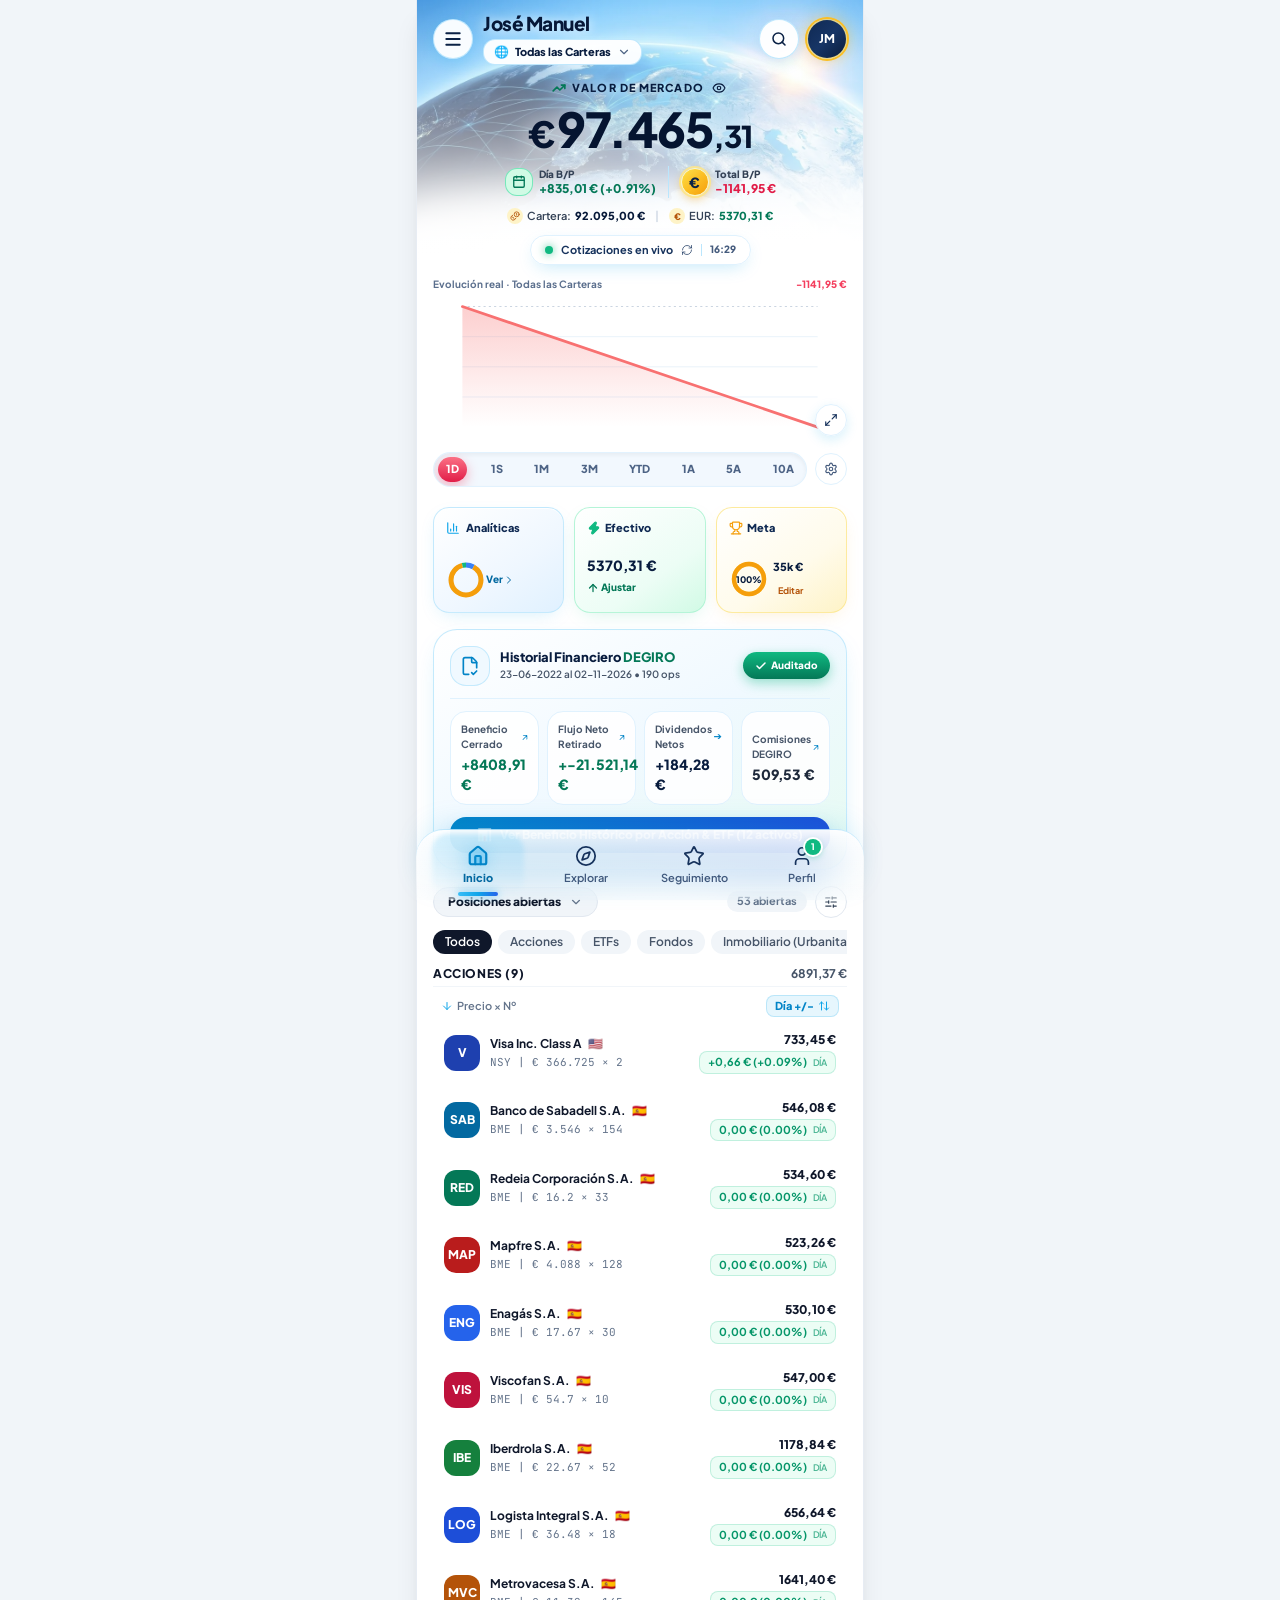
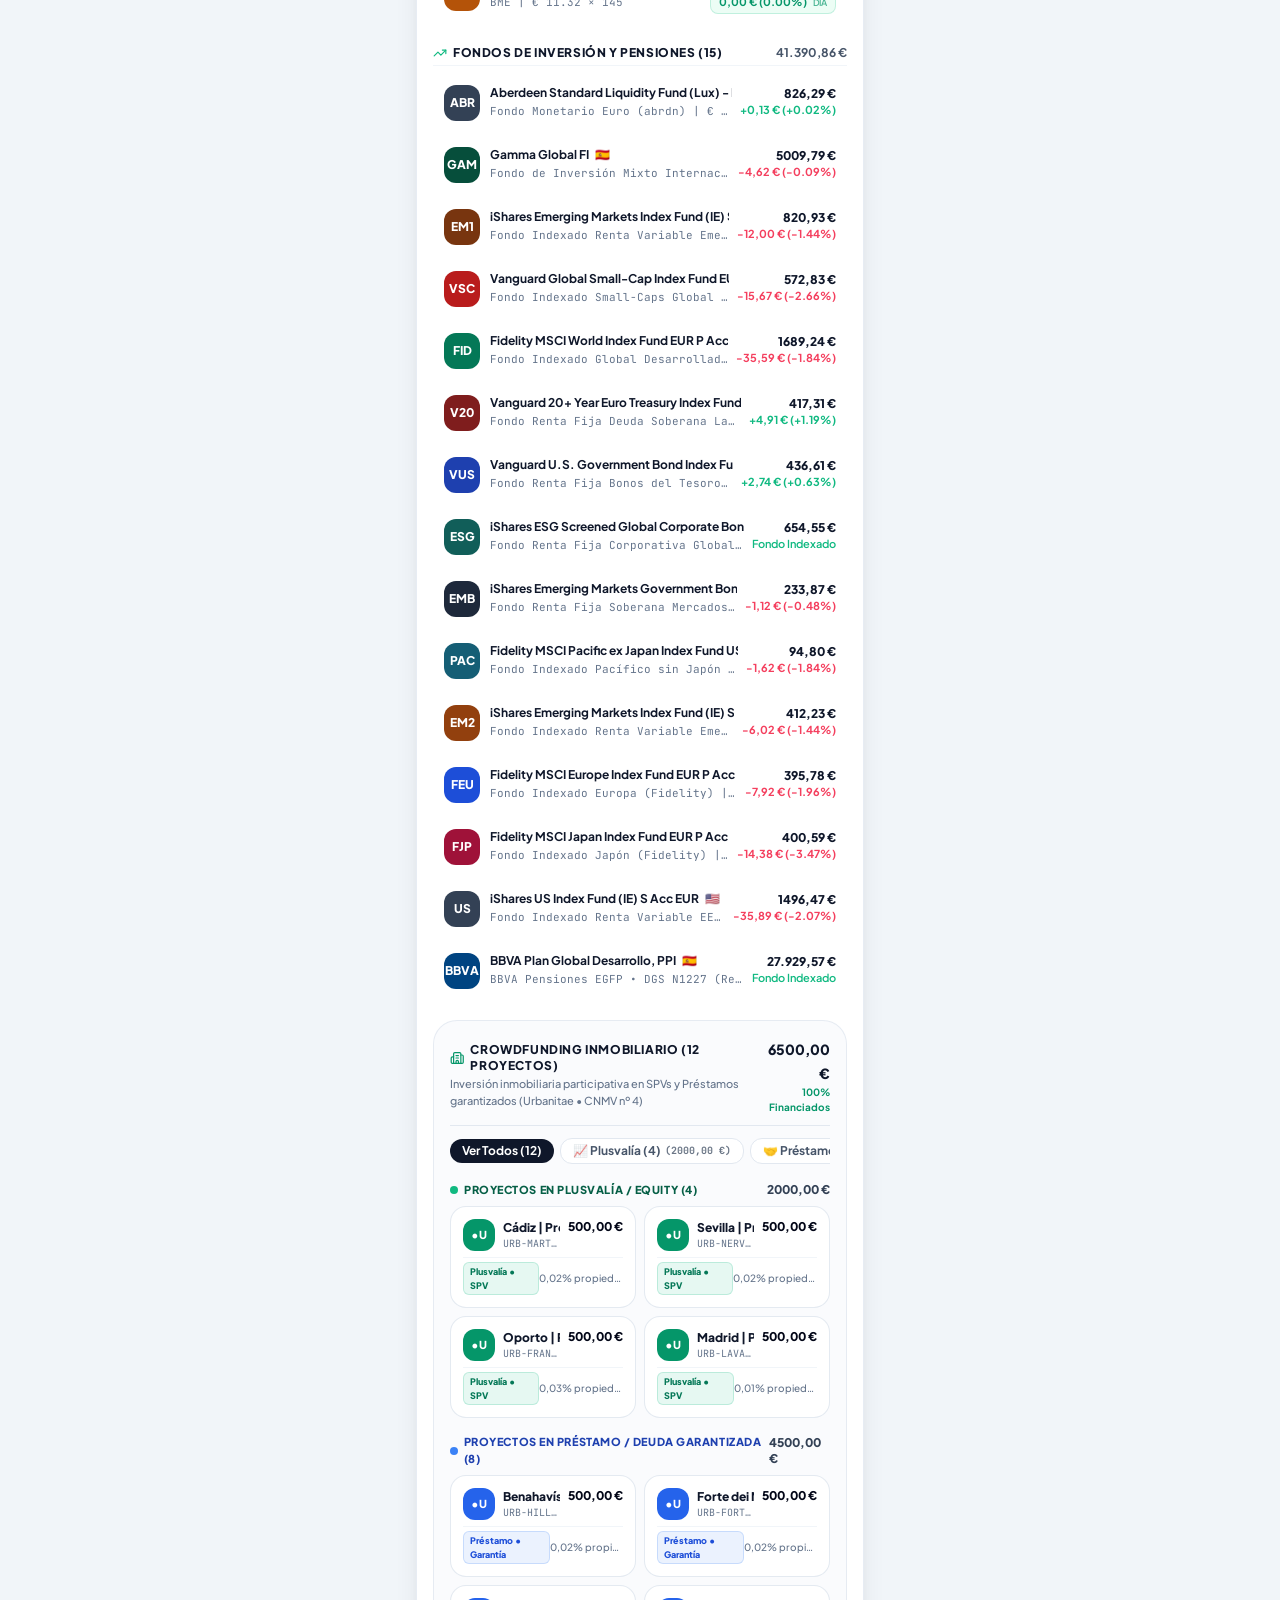
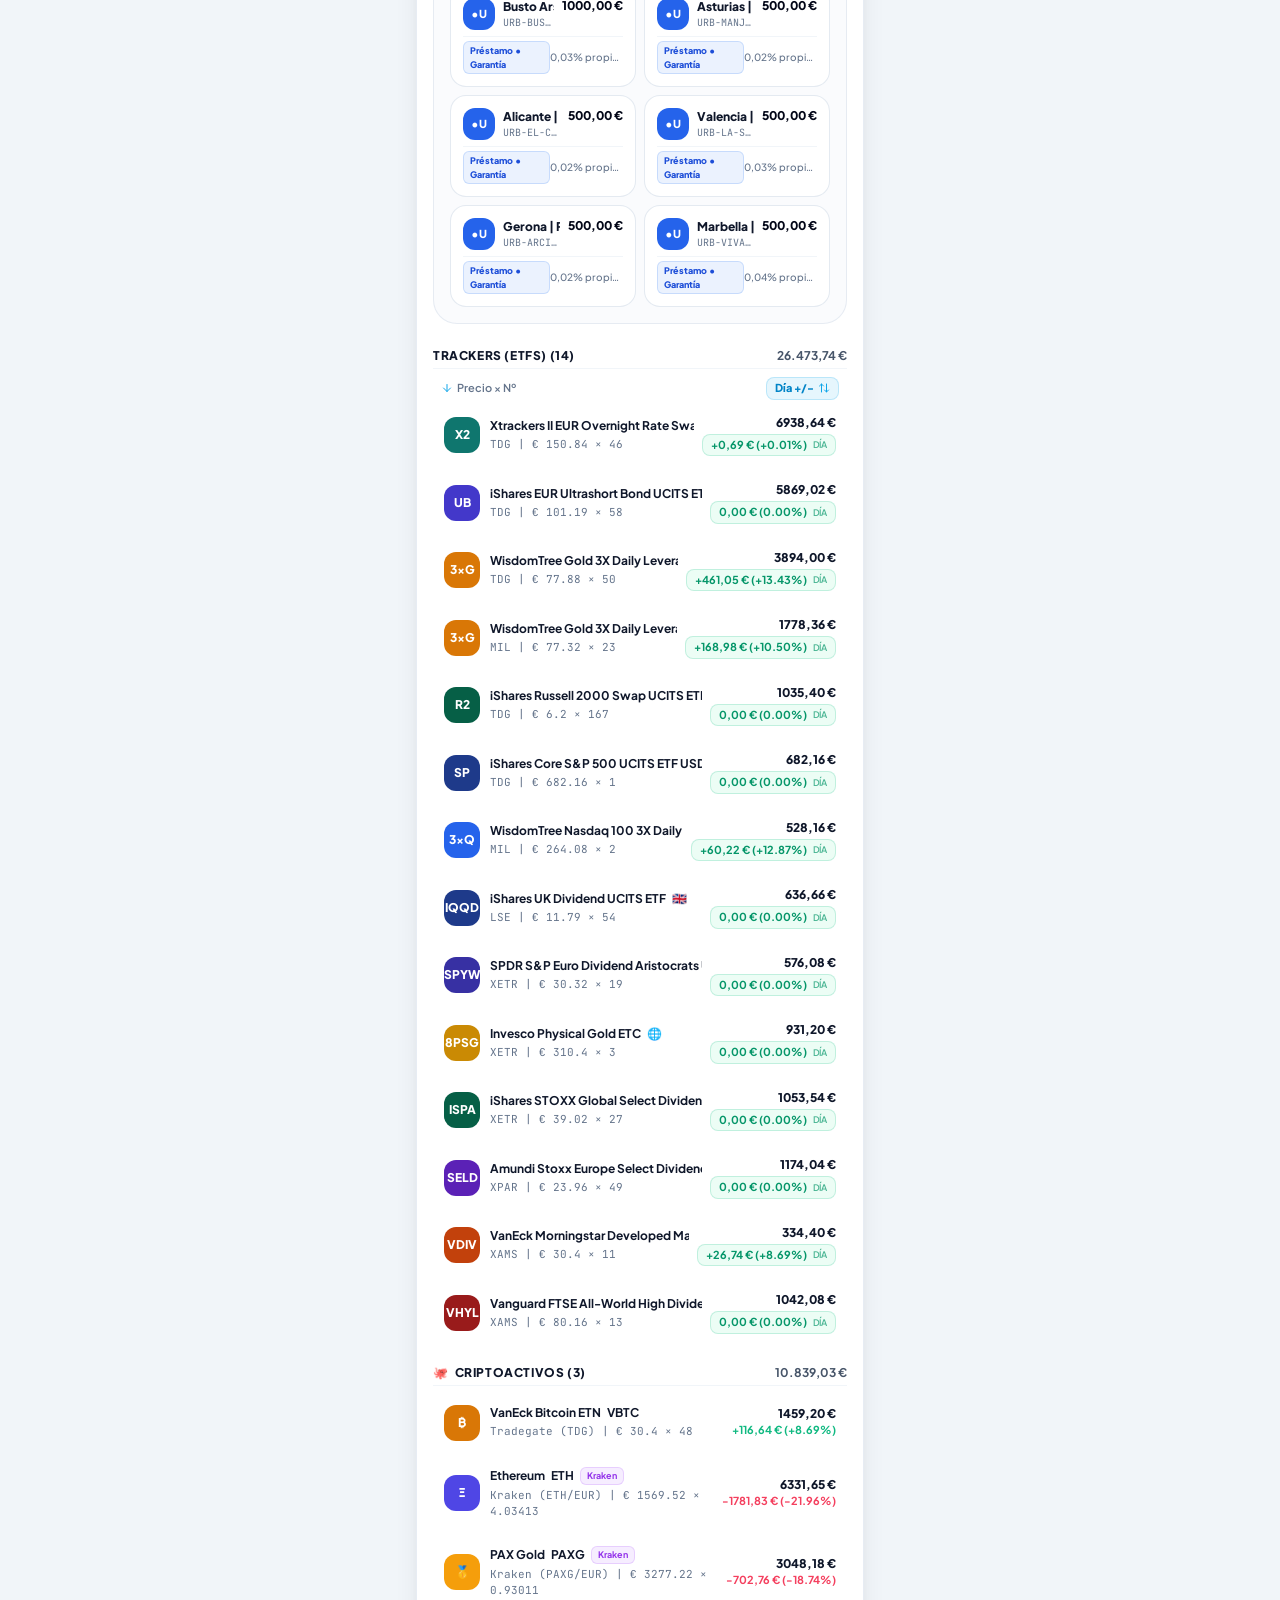
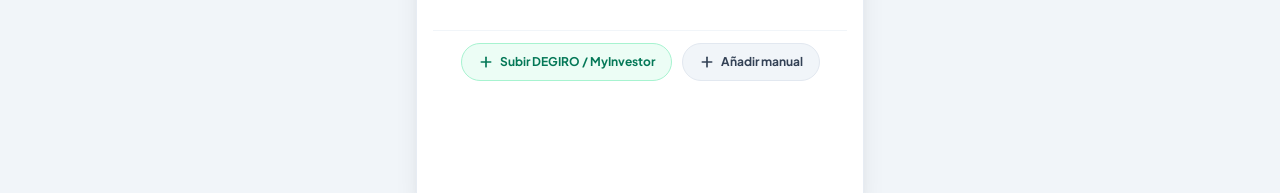
<file: index.html>
<!doctype html>
<html lang="es">
  <head>
    <meta charset="UTF-8" />
    <meta name="viewport" content="width=device-width, initial-scale=1.0, maximum-scale=1.0, user-scalable=no, viewport-fit=cover" />
    <title>José Manuel Portafolio 💼</title>
    
    <!-- Metadatos de la aplicación y descripción -->
    <meta name="description" content="José Manuel Portafolio - Control patrimonial integral en tiempo real: DEGIRO, MyInvestor, BBVA, Kraken y Urbanitae." />
    <meta name="author" content="José Manuel" />
    <meta name="theme-color" content="#0F172A" />

    <!-- Iconos de la Aplicación para Navegadores, Escritorio (Windows / Mac) y Móvil -->
    <link rel="icon" type="image/x-icon" href="./favicon.ico" />
    <link rel="icon" type="image/svg+xml" href="./favicon.svg" />
    <link rel="icon" type="image/png" sizes="32x32" href="./favicon-32x32.png" />
    <link rel="icon" type="image/png" sizes="16x16" href="./favicon-16x16.png" />
    <link rel="icon" type="image/png" sizes="192x192" href="./icon-192.png" />
    <link rel="icon" type="image/png" sizes="512x512" href="./icon-512.png" />
    <link rel="apple-touch-icon" sizes="180x180" href="./apple-touch-icon.png" />
    <link rel="apple-touch-icon" href="./apple-touch-icon.png" />
    <link rel="manifest" href="./manifest.json" />

    <!-- Configuración PWA e Instalación en Escritorio / Pantalla de Inicio -->
    <meta name="mobile-web-app-capable" content="yes" />
    <meta name="apple-mobile-web-app-capable" content="yes" />
    <meta name="apple-mobile-web-app-status-bar-style" content="black-translucent" />
    <meta name="apple-mobile-web-app-title" content="JM Portafolio" />
    <meta name="application-name" content="JM Portafolio" />
    <meta name="msapplication-TileColor" content="#0F172A" />
    <meta name="msapplication-TileImage" content="https://domitrader.github.io/jose-manuel-portfolio/icon-192.png" />

    <!-- Open Graph / Previsualización enriquecida en WhatsApp, Telegram y Redes Sociales -->
    <meta property="og:type" content="website" />
    <meta property="og:url" content="https://domitrader.github.io/jose-manuel-portfolio/" />
    <meta property="og:site_name" content="José Manuel Portafolio" />
    <meta property="og:title" content="José Manuel • Cartera Global de Inversiones" />
    <meta property="og:description" content="Control patrimonial integral en tiempo real: DEGIRO, MyInvestor, BBVA, Kraken y Urbanitae." />
    <meta property="og:image" content="https://domitrader.github.io/jose-manuel-portfolio/og-logo-jm.png" />
    <meta property="og:image:secure_url" content="https://domitrader.github.io/jose-manuel-portfolio/og-logo-jm.png" />
    <meta property="og:image:type" content="image/png" />
    <meta property="og:image:width" content="1200" />
    <meta property="og:image:height" content="630" />
    <meta property="og:image:alt" content="José Manuel — Cartera Global de Inversiones" />

    <!-- Fallback de imagen para WhatsApp y mensajería -->
    <link rel="image_src" href="https://domitrader.github.io/jose-manuel-portfolio/og-logo-jm.png" />

    <!-- Twitter Card -->
    <meta name="twitter:card" content="summary_large_image" />
    <meta name="twitter:url" content="https://domitrader.github.io/jose-manuel-portfolio/" />
    <meta name="twitter:title" content="José Manuel • Cartera Global de Inversiones" />
    <meta name="twitter:description" content="Control patrimonial integral en tiempo real: DEGIRO, MyInvestor, BBVA, Kraken y Urbanitae." />
    <meta name="twitter:image" content="https://domitrader.github.io/jose-manuel-portfolio/og-logo-jm.png" />

    <!-- Tipografías de Google Fonts -->
    <link rel="preconnect" href="https://fonts.googleapis.com">
    <link rel="preconnect" href="https://fonts.gstatic.com" crossorigin>
    <link href="https://fonts.googleapis.com/css2?family=Plus+Jakarta+Sans:wght@400;500;600;700;800&family=JetBrains+Mono:wght@400;500;600&display=swap" rel="stylesheet">
    <script type="module" crossorigin src="./assets/index-BPFt_dDb.js"></script>
    <link rel="stylesheet" crossorigin href="./assets/index-THXlquOE.css">
  </head>
  <body class="bg-slate-100 text-slate-900 antialiased selection:bg-emerald-500 selection:text-white">
    <div id="root"></div>
  </body>
</html>
</file>
<file: assets/index-THXlquOE.css>
*,:before,:after{--tw-border-spacing-x: 0;--tw-border-spacing-y: 0;--tw-translate-x: 0;--tw-translate-y: 0;--tw-rotate: 0;--tw-skew-x: 0;--tw-skew-y: 0;--tw-scale-x: 1;--tw-scale-y: 1;--tw-pan-x: ;--tw-pan-y: ;--tw-pinch-zoom: ;--tw-scroll-snap-strictness: proximity;--tw-gradient-from-position: ;--tw-gradient-via-position: ;--tw-gradient-to-position: ;--tw-ordinal: ;--tw-slashed-zero: ;--tw-numeric-figure: ;--tw-numeric-spacing: ;--tw-numeric-fraction: ;--tw-ring-inset: ;--tw-ring-offset-width: 0px;--tw-ring-offset-color: #fff;--tw-ring-color: rgb(59 130 246 / .5);--tw-ring-offset-shadow: 0 0 #0000;--tw-ring-shadow: 0 0 #0000;--tw-shadow: 0 0 #0000;--tw-shadow-colored: 0 0 #0000;--tw-blur: ;--tw-brightness: ;--tw-contrast: ;--tw-grayscale: ;--tw-hue-rotate: ;--tw-invert: ;--tw-saturate: ;--tw-sepia: ;--tw-drop-shadow: ;--tw-backdrop-blur: ;--tw-backdrop-brightness: ;--tw-backdrop-contrast: ;--tw-backdrop-grayscale: ;--tw-backdrop-hue-rotate: ;--tw-backdrop-invert: ;--tw-backdrop-opacity: ;--tw-backdrop-saturate: ;--tw-backdrop-sepia: ;--tw-contain-size: ;--tw-contain-layout: ;--tw-contain-paint: ;--tw-contain-style: }::backdrop{--tw-border-spacing-x: 0;--tw-border-spacing-y: 0;--tw-translate-x: 0;--tw-translate-y: 0;--tw-rotate: 0;--tw-skew-x: 0;--tw-skew-y: 0;--tw-scale-x: 1;--tw-scale-y: 1;--tw-pan-x: ;--tw-pan-y: ;--tw-pinch-zoom: ;--tw-scroll-snap-strictness: proximity;--tw-gradient-from-position: ;--tw-gradient-via-position: ;--tw-gradient-to-position: ;--tw-ordinal: ;--tw-slashed-zero: ;--tw-numeric-figure: ;--tw-numeric-spacing: ;--tw-numeric-fraction: ;--tw-ring-inset: ;--tw-ring-offset-width: 0px;--tw-ring-offset-color: #fff;--tw-ring-color: rgb(59 130 246 / .5);--tw-ring-offset-shadow: 0 0 #0000;--tw-ring-shadow: 0 0 #0000;--tw-shadow: 0 0 #0000;--tw-shadow-colored: 0 0 #0000;--tw-blur: ;--tw-brightness: ;--tw-contrast: ;--tw-grayscale: ;--tw-hue-rotate: ;--tw-invert: ;--tw-saturate: ;--tw-sepia: ;--tw-drop-shadow: ;--tw-backdrop-blur: ;--tw-backdrop-brightness: ;--tw-backdrop-contrast: ;--tw-backdrop-grayscale: ;--tw-backdrop-hue-rotate: ;--tw-backdrop-invert: ;--tw-backdrop-opacity: ;--tw-backdrop-saturate: ;--tw-backdrop-sepia: ;--tw-contain-size: ;--tw-contain-layout: ;--tw-contain-paint: ;--tw-contain-style: }*,:before,:after{box-sizing:border-box;border-width:0;border-style:solid;border-color:#e5e7eb}:before,:after{--tw-content: ""}html,:host{line-height:1.5;-webkit-text-size-adjust:100%;-moz-tab-size:4;-o-tab-size:4;tab-size:4;font-family:Plus Jakarta Sans,Inter,system-ui,-apple-system,sans-serif;font-feature-settings:normal;font-variation-settings:normal;-webkit-tap-highlight-color:transparent}body{margin:0;line-height:inherit}hr{height:0;color:inherit;border-top-width:1px}abbr:where([title]){-webkit-text-decoration:underline dotted;text-decoration:underline dotted}h1,h2,h3,h4,h5,h6{font-size:inherit;font-weight:inherit}a{color:inherit;text-decoration:inherit}b,strong{font-weight:bolder}code,kbd,samp,pre{font-family:JetBrains Mono,ui-monospace,monospace;font-feature-settings:normal;font-variation-settings:normal;font-size:1em}small{font-size:80%}sub,sup{font-size:75%;line-height:0;position:relative;vertical-align:baseline}sub{bottom:-.25em}sup{top:-.5em}table{text-indent:0;border-color:inherit;border-collapse:collapse}button,input,optgroup,select,textarea{font-family:inherit;font-feature-settings:inherit;font-variation-settings:inherit;font-size:100%;font-weight:inherit;line-height:inherit;letter-spacing:inherit;color:inherit;margin:0;padding:0}button,select{text-transform:none}button,input:where([type=button]),input:where([type=reset]),input:where([type=submit]){-webkit-appearance:button;background-color:transparent;background-image:none}:-moz-focusring{outline:auto}:-moz-ui-invalid{box-shadow:none}progress{vertical-align:baseline}::-webkit-inner-spin-button,::-webkit-outer-spin-button{height:auto}[type=search]{-webkit-appearance:textfield;outline-offset:-2px}::-webkit-search-decoration{-webkit-appearance:none}::-webkit-file-upload-button{-webkit-appearance:button;font:inherit}summary{display:list-item}blockquote,dl,dd,h1,h2,h3,h4,h5,h6,hr,figure,p,pre{margin:0}fieldset{margin:0;padding:0}legend{padding:0}ol,ul,menu{list-style:none;margin:0;padding:0}dialog{padding:0}textarea{resize:vertical}input::-moz-placeholder,textarea::-moz-placeholder{opacity:1;color:#9ca3af}input::placeholder,textarea::placeholder{opacity:1;color:#9ca3af}button,[role=button]{cursor:pointer}:disabled{cursor:default}img,svg,video,canvas,audio,iframe,embed,object{display:block;vertical-align:middle}img,video{max-width:100%;height:auto}[hidden]:where(:not([hidden=until-found])){display:none}*{-webkit-tap-highlight-color:transparent}body{background:linear-gradient(180deg,#e8f4fd,#f4f9fe 40%,#f1f5f9);color:#0f172a;font-family:Plus Jakarta Sans,system-ui,-apple-system,sans-serif}.\!container{width:100%!important}.container{width:100%}@media(min-width:640px){.\!container{max-width:640px!important}.container{max-width:640px}}@media(min-width:768px){.\!container{max-width:768px!important}.container{max-width:768px}}@media(min-width:1024px){.\!container{max-width:1024px!important}.container{max-width:1024px}}@media(min-width:1280px){.\!container{max-width:1280px!important}.container{max-width:1280px}}@media(min-width:1536px){.\!container{max-width:1536px!important}.container{max-width:1536px}}.pointer-events-none{pointer-events:none}.visible{visibility:visible}.static{position:static}.fixed{position:fixed}.absolute{position:absolute}.relative{position:relative}.sticky{position:sticky}.inset-0{top:0;right:0;bottom:0;left:0}.inset-x-2{left:.5rem;right:.5rem}.-right-2{right:-.5rem}.-top-1\.5{top:-.375rem}.bottom-0{bottom:0}.bottom-1{bottom:.25rem}.bottom-2{bottom:.5rem}.left-0{left:0}.left-3{left:.75rem}.left-3\.5{left:.875rem}.left-4{left:1rem}.right-0{right:0}.right-2{right:.5rem}.right-2\.5{right:.625rem}.right-4{right:1rem}.top-0{top:0}.top-1{top:.25rem}.top-1\/2{top:50%}.top-10{top:2.5rem}.top-14{top:3.5rem}.top-2\.5{top:.625rem}.top-3{top:.75rem}.z-0{z-index:0}.z-10{z-index:10}.z-20{z-index:20}.z-30{z-index:30}.z-40{z-index:40}.z-50{z-index:50}.z-\[100\]{z-index:100}.col-span-2{grid-column:span 2 / span 2}.-mx-1{margin-left:-.25rem;margin-right:-.25rem}.-mx-4{margin-left:-1rem;margin-right:-1rem}.mx-2{margin-left:.5rem;margin-right:.5rem}.mx-auto{margin-left:auto;margin-right:auto}.my-1{margin-top:.25rem;margin-bottom:.25rem}.my-2{margin-top:.5rem;margin-bottom:.5rem}.my-2\.5{margin-top:.625rem;margin-bottom:.625rem}.my-3{margin-top:.75rem;margin-bottom:.75rem}.my-4{margin-top:1rem;margin-bottom:1rem}.-ml-1{margin-left:-.25rem}.mb-0\.5{margin-bottom:.125rem}.mb-1{margin-bottom:.25rem}.mb-1\.5{margin-bottom:.375rem}.mb-2{margin-bottom:.5rem}.mb-2\.5{margin-bottom:.625rem}.mb-3{margin-bottom:.75rem}.mb-3\.5{margin-bottom:.875rem}.mb-4{margin-bottom:1rem}.mb-5{margin-bottom:1.25rem}.mb-6{margin-bottom:1.5rem}.ml-0\.5{margin-left:.125rem}.ml-1{margin-left:.25rem}.ml-1\.5{margin-left:.375rem}.ml-2{margin-left:.5rem}.ml-auto{margin-left:auto}.mr-0\.5{margin-right:.125rem}.mr-1{margin-right:.25rem}.mt-0\.5{margin-top:.125rem}.mt-1{margin-top:.25rem}.mt-1\.5{margin-top:.375rem}.mt-2{margin-top:.5rem}.mt-2\.5{margin-top:.625rem}.mt-3{margin-top:.75rem}.mt-3\.5{margin-top:.875rem}.mt-4{margin-top:1rem}.mt-6{margin-top:1.5rem}.mt-8{margin-top:2rem}.line-clamp-2{overflow:hidden;display:-webkit-box;-webkit-box-orient:vertical;-webkit-line-clamp:2}.block{display:block}.inline-block{display:inline-block}.flex{display:flex}.inline-flex{display:inline-flex}.table{display:table}.grid{display:grid}.hidden{display:none}.h-1{height:.25rem}.h-10{height:2.5rem}.h-11{height:2.75rem}.h-12{height:3rem}.h-14{height:3.5rem}.h-16{height:4rem}.h-2{height:.5rem}.h-2\.5{height:.625rem}.h-28{height:7rem}.h-3{height:.75rem}.h-3\.5{height:.875rem}.h-32{height:8rem}.h-4{height:1rem}.h-44{height:11rem}.h-5{height:1.25rem}.h-6{height:1.5rem}.h-7{height:1.75rem}.h-8{height:2rem}.h-9{height:2.25rem}.h-\[106px\]{height:106px}.h-\[148px\]{height:148px}.h-\[22px\]{height:22px}.h-\[270px\]{height:270px}.h-\[70px\]{height:70px}.h-\[96vh\]{height:96vh}.h-full{height:100%}.max-h-44{max-height:11rem}.max-h-\[85vh\]{max-height:85vh}.max-h-\[90vh\]{max-height:90vh}.max-h-\[92vh\]{max-height:92vh}.min-h-screen{min-height:100vh}.w-1\.5{width:.375rem}.w-10{width:2.5rem}.w-11{width:2.75rem}.w-12{width:3rem}.w-14{width:3.5rem}.w-16{width:4rem}.w-2{width:.5rem}.w-2\.5{width:.625rem}.w-28{width:7rem}.w-3{width:.75rem}.w-3\.5{width:.875rem}.w-32{width:8rem}.w-4{width:1rem}.w-5{width:1.25rem}.w-52{width:13rem}.w-56{width:14rem}.w-6{width:1.5rem}.w-64{width:16rem}.w-7{width:1.75rem}.w-72{width:18rem}.w-8{width:2rem}.w-9{width:2.25rem}.w-\[22px\]{width:22px}.w-auto{width:auto}.w-full{width:100%}.w-px{width:1px}.min-w-0{min-width:0px}.min-w-\[16px\]{min-width:16px}.min-w-\[34px\]{min-width:34px}.max-w-2xl{max-width:42rem}.max-w-\[120px\]{max-width:120px}.max-w-\[180px\]{max-width:180px}.max-w-\[190px\]{max-width:190px}.max-w-\[220px\]{max-width:220px}.max-w-\[260px\]{max-width:260px}.max-w-\[82vw\]{max-width:82vw}.max-w-\[88px\]{max-width:88px}.max-w-\[90px\]{max-width:90px}.max-w-\[92px\]{max-width:92px}.max-w-lg{max-width:32rem}.max-w-md{max-width:28rem}.max-w-sm{max-width:24rem}.max-w-xl{max-width:36rem}.max-w-xs{max-width:20rem}.flex-1{flex:1 1 0%}.flex-shrink-0,.shrink-0{flex-shrink:0}.border-separate{border-collapse:separate}.border-spacing-1{--tw-border-spacing-x: .25rem;--tw-border-spacing-y: .25rem;border-spacing:var(--tw-border-spacing-x) var(--tw-border-spacing-y)}.-translate-y-1\/2{--tw-translate-y: -50%;transform:translate(var(--tw-translate-x),var(--tw-translate-y)) rotate(var(--tw-rotate)) skew(var(--tw-skew-x)) skewY(var(--tw-skew-y)) scaleX(var(--tw-scale-x)) scaleY(var(--tw-scale-y))}.translate-x-2{--tw-translate-x: .5rem;transform:translate(var(--tw-translate-x),var(--tw-translate-y)) rotate(var(--tw-rotate)) skew(var(--tw-skew-x)) skewY(var(--tw-skew-y)) scaleX(var(--tw-scale-x)) scaleY(var(--tw-scale-y))}.-rotate-90{--tw-rotate: -90deg;transform:translate(var(--tw-translate-x),var(--tw-translate-y)) rotate(var(--tw-rotate)) skew(var(--tw-skew-x)) skewY(var(--tw-skew-y)) scaleX(var(--tw-scale-x)) scaleY(var(--tw-scale-y))}.rotate-180{--tw-rotate: 180deg;transform:translate(var(--tw-translate-x),var(--tw-translate-y)) rotate(var(--tw-rotate)) skew(var(--tw-skew-x)) skewY(var(--tw-skew-y)) scaleX(var(--tw-scale-x)) scaleY(var(--tw-scale-y))}.scale-105{--tw-scale-x: 1.05;--tw-scale-y: 1.05;transform:translate(var(--tw-translate-x),var(--tw-translate-y)) rotate(var(--tw-rotate)) skew(var(--tw-skew-x)) skewY(var(--tw-skew-y)) scaleX(var(--tw-scale-x)) scaleY(var(--tw-scale-y))}.scale-110{--tw-scale-x: 1.1;--tw-scale-y: 1.1;transform:translate(var(--tw-translate-x),var(--tw-translate-y)) rotate(var(--tw-rotate)) skew(var(--tw-skew-x)) skewY(var(--tw-skew-y)) scaleX(var(--tw-scale-x)) scaleY(var(--tw-scale-y))}.scale-\[0\.98\]{--tw-scale-x: .98;--tw-scale-y: .98;transform:translate(var(--tw-translate-x),var(--tw-translate-y)) rotate(var(--tw-rotate)) skew(var(--tw-skew-x)) skewY(var(--tw-skew-y)) scaleX(var(--tw-scale-x)) scaleY(var(--tw-scale-y))}.scale-\[0\.99\]{--tw-scale-x: .99;--tw-scale-y: .99;transform:translate(var(--tw-translate-x),var(--tw-translate-y)) rotate(var(--tw-rotate)) skew(var(--tw-skew-x)) skewY(var(--tw-skew-y)) scaleX(var(--tw-scale-x)) scaleY(var(--tw-scale-y))}@keyframes bounce{0%,to{transform:translateY(-25%);animation-timing-function:cubic-bezier(.8,0,1,1)}50%{transform:none;animation-timing-function:cubic-bezier(0,0,.2,1)}}.animate-bounce{animation:bounce 1s infinite}@keyframes pulse{50%{opacity:.5}}.animate-pulse{animation:pulse 2s cubic-bezier(.4,0,.6,1) infinite}@keyframes spin{to{transform:rotate(360deg)}}.animate-spin{animation:spin 1s linear infinite}.cursor-crosshair{cursor:crosshair}.cursor-grab{cursor:grab}.cursor-pointer{cursor:pointer}.touch-none{touch-action:none}.select-none{-webkit-user-select:none;-moz-user-select:none;user-select:none}.select-all{-webkit-user-select:all;-moz-user-select:all;user-select:all}.resize-none{resize:none}.grid-cols-1{grid-template-columns:repeat(1,minmax(0,1fr))}.grid-cols-2{grid-template-columns:repeat(2,minmax(0,1fr))}.grid-cols-3{grid-template-columns:repeat(3,minmax(0,1fr))}.grid-cols-4{grid-template-columns:repeat(4,minmax(0,1fr))}.flex-col{flex-direction:column}.flex-wrap{flex-wrap:wrap}.items-start{align-items:flex-start}.items-end{align-items:flex-end}.items-center{align-items:center}.items-baseline{align-items:baseline}.justify-end{justify-content:flex-end}.justify-center{justify-content:center}.justify-between{justify-content:space-between}.justify-around{justify-content:space-around}.gap-0\.5{gap:.125rem}.gap-1{gap:.25rem}.gap-1\.5{gap:.375rem}.gap-2{gap:.5rem}.gap-2\.5{gap:.625rem}.gap-3{gap:.75rem}.gap-3\.5{gap:.875rem}.gap-4{gap:1rem}.gap-x-2\.5{-moz-column-gap:.625rem;column-gap:.625rem}.gap-y-1{row-gap:.25rem}.space-y-0\.5>:not([hidden])~:not([hidden]){--tw-space-y-reverse: 0;margin-top:calc(.125rem * calc(1 - var(--tw-space-y-reverse)));margin-bottom:calc(.125rem * var(--tw-space-y-reverse))}.space-y-1>:not([hidden])~:not([hidden]){--tw-space-y-reverse: 0;margin-top:calc(.25rem * calc(1 - var(--tw-space-y-reverse)));margin-bottom:calc(.25rem * var(--tw-space-y-reverse))}.space-y-1\.5>:not([hidden])~:not([hidden]){--tw-space-y-reverse: 0;margin-top:calc(.375rem * calc(1 - var(--tw-space-y-reverse)));margin-bottom:calc(.375rem * var(--tw-space-y-reverse))}.space-y-2>:not([hidden])~:not([hidden]){--tw-space-y-reverse: 0;margin-top:calc(.5rem * calc(1 - var(--tw-space-y-reverse)));margin-bottom:calc(.5rem * var(--tw-space-y-reverse))}.space-y-2\.5>:not([hidden])~:not([hidden]){--tw-space-y-reverse: 0;margin-top:calc(.625rem * calc(1 - var(--tw-space-y-reverse)));margin-bottom:calc(.625rem * var(--tw-space-y-reverse))}.space-y-3>:not([hidden])~:not([hidden]){--tw-space-y-reverse: 0;margin-top:calc(.75rem * calc(1 - var(--tw-space-y-reverse)));margin-bottom:calc(.75rem * var(--tw-space-y-reverse))}.space-y-3\.5>:not([hidden])~:not([hidden]){--tw-space-y-reverse: 0;margin-top:calc(.875rem * calc(1 - var(--tw-space-y-reverse)));margin-bottom:calc(.875rem * var(--tw-space-y-reverse))}.space-y-4>:not([hidden])~:not([hidden]){--tw-space-y-reverse: 0;margin-top:calc(1rem * calc(1 - var(--tw-space-y-reverse)));margin-bottom:calc(1rem * var(--tw-space-y-reverse))}.divide-x>:not([hidden])~:not([hidden]){--tw-divide-x-reverse: 0;border-right-width:calc(1px * var(--tw-divide-x-reverse));border-left-width:calc(1px * calc(1 - var(--tw-divide-x-reverse)))}.divide-slate-100>:not([hidden])~:not([hidden]){--tw-divide-opacity: 1;border-color:rgb(241 245 249 / var(--tw-divide-opacity, 1))}.self-start{align-self:flex-start}.overflow-hidden{overflow:hidden}.overflow-visible{overflow:visible}.overflow-x-auto{overflow-x:auto}.overflow-y-auto{overflow-y:auto}.overflow-x-clip{overflow-x:clip}.truncate{overflow:hidden;text-overflow:ellipsis;white-space:nowrap}.whitespace-nowrap{white-space:nowrap}.whitespace-pre-line{white-space:pre-line}.rounded{border-radius:.25rem}.rounded-2xl{border-radius:1rem}.rounded-3xl{border-radius:1.5rem}.rounded-full{border-radius:9999px}.rounded-lg{border-radius:.5rem}.rounded-md{border-radius:.375rem}.rounded-xl{border-radius:.75rem}.rounded-t-3xl{border-top-left-radius:1.5rem;border-top-right-radius:1.5rem}.rounded-t-\[28px\]{border-top-left-radius:28px;border-top-right-radius:28px}.border{border-width:1px}.border-0{border-width:0px}.border-2{border-width:2px}.border-x{border-left-width:1px;border-right-width:1px}.border-b{border-bottom-width:1px}.border-r{border-right-width:1px}.border-t{border-top-width:1px}.border-dashed{border-style:dashed}.border-none{border-style:none}.border-amber-100{--tw-border-opacity: 1;border-color:rgb(254 243 199 / var(--tw-border-opacity, 1))}.border-amber-200{--tw-border-opacity: 1;border-color:rgb(253 230 138 / var(--tw-border-opacity, 1))}.border-amber-200\/80{border-color:#fde68acc}.border-amber-200\/90{border-color:#fde68ae6}.border-amber-300{--tw-border-opacity: 1;border-color:rgb(252 211 77 / var(--tw-border-opacity, 1))}.border-amber-300\/60{border-color:#fcd34d99}.border-amber-500{--tw-border-opacity: 1;border-color:rgb(245 158 11 / var(--tw-border-opacity, 1))}.border-amber-500\/20{border-color:#f59e0b33}.border-blue-200{--tw-border-opacity: 1;border-color:rgb(191 219 254 / var(--tw-border-opacity, 1))}.border-blue-300{--tw-border-opacity: 1;border-color:rgb(147 197 253 / var(--tw-border-opacity, 1))}.border-blue-500\/20{border-color:#3b82f633}.border-blue-600{--tw-border-opacity: 1;border-color:rgb(37 99 235 / var(--tw-border-opacity, 1))}.border-emerald-200{--tw-border-opacity: 1;border-color:rgb(167 243 208 / var(--tw-border-opacity, 1))}.border-emerald-200\/60{border-color:#a7f3d099}.border-emerald-200\/80{border-color:#a7f3d0cc}.border-emerald-300{--tw-border-opacity: 1;border-color:rgb(110 231 183 / var(--tw-border-opacity, 1))}.border-emerald-300\/90{border-color:#6ee7b7e6}.border-emerald-400{--tw-border-opacity: 1;border-color:rgb(52 211 153 / var(--tw-border-opacity, 1))}.border-emerald-500{--tw-border-opacity: 1;border-color:rgb(16 185 129 / var(--tw-border-opacity, 1))}.border-emerald-500\/20{border-color:#10b98133}.border-emerald-500\/25{border-color:#10b98140}.border-emerald-500\/30{border-color:#10b9814d}.border-emerald-500\/40{border-color:#10b98166}.border-emerald-600{--tw-border-opacity: 1;border-color:rgb(5 150 105 / var(--tw-border-opacity, 1))}.border-emerald-700{--tw-border-opacity: 1;border-color:rgb(4 120 87 / var(--tw-border-opacity, 1))}.border-indigo-200{--tw-border-opacity: 1;border-color:rgb(199 210 254 / var(--tw-border-opacity, 1))}.border-indigo-200\/80{border-color:#c7d2fecc}.border-indigo-300{--tw-border-opacity: 1;border-color:rgb(165 180 252 / var(--tw-border-opacity, 1))}.border-indigo-400\/30{border-color:#818cf84d}.border-indigo-500{--tw-border-opacity: 1;border-color:rgb(99 102 241 / var(--tw-border-opacity, 1))}.border-indigo-500\/40{border-color:#6366f166}.border-purple-100{--tw-border-opacity: 1;border-color:rgb(243 232 255 / var(--tw-border-opacity, 1))}.border-purple-200{--tw-border-opacity: 1;border-color:rgb(233 213 255 / var(--tw-border-opacity, 1))}.border-purple-500\/20{border-color:#a855f733}.border-rose-200{--tw-border-opacity: 1;border-color:rgb(254 205 211 / var(--tw-border-opacity, 1))}.border-rose-300{--tw-border-opacity: 1;border-color:rgb(253 164 175 / var(--tw-border-opacity, 1))}.border-rose-400{--tw-border-opacity: 1;border-color:rgb(251 113 133 / var(--tw-border-opacity, 1))}.border-rose-500\/20{border-color:#f43f5e33}.border-rose-800\/50{border-color:#9f123980}.border-sky-100{--tw-border-opacity: 1;border-color:rgb(224 242 254 / var(--tw-border-opacity, 1))}.border-sky-100\/80{border-color:#e0f2fecc}.border-sky-100\/90{border-color:#e0f2fee6}.border-sky-200{--tw-border-opacity: 1;border-color:rgb(186 230 253 / var(--tw-border-opacity, 1))}.border-sky-200\/70{border-color:#bae6fdb3}.border-sky-200\/80{border-color:#bae6fdcc}.border-sky-200\/90{border-color:#bae6fde6}.border-sky-500\/20{border-color:#0ea5e933}.border-sky-600{--tw-border-opacity: 1;border-color:rgb(2 132 199 / var(--tw-border-opacity, 1))}.border-slate-100{--tw-border-opacity: 1;border-color:rgb(241 245 249 / var(--tw-border-opacity, 1))}.border-slate-100\/60{border-color:#f1f5f999}.border-slate-200{--tw-border-opacity: 1;border-color:rgb(226 232 240 / var(--tw-border-opacity, 1))}.border-slate-200\/60{border-color:#e2e8f099}.border-slate-200\/70{border-color:#e2e8f0b3}.border-slate-200\/80{border-color:#e2e8f0cc}.border-slate-200\/90{border-color:#e2e8f0e6}.border-slate-300{--tw-border-opacity: 1;border-color:rgb(203 213 225 / var(--tw-border-opacity, 1))}.border-slate-700{--tw-border-opacity: 1;border-color:rgb(51 65 85 / var(--tw-border-opacity, 1))}.border-slate-700\/40{border-color:#33415566}.border-slate-700\/50{border-color:#33415580}.border-slate-700\/60{border-color:#33415599}.border-slate-700\/80{border-color:#334155cc}.border-slate-800{--tw-border-opacity: 1;border-color:rgb(30 41 59 / var(--tw-border-opacity, 1))}.border-slate-800\/60{border-color:#1e293b99}.border-slate-800\/80{border-color:#1e293bcc}.border-slate-900{--tw-border-opacity: 1;border-color:rgb(15 23 42 / var(--tw-border-opacity, 1))}.border-slate-950{--tw-border-opacity: 1;border-color:rgb(2 6 23 / var(--tw-border-opacity, 1))}.border-transparent{border-color:transparent}.border-white\/10{border-color:#ffffff1a}.border-yellow-100{--tw-border-opacity: 1;border-color:rgb(254 249 195 / var(--tw-border-opacity, 1))}.bg-\[\#004481\]{--tw-bg-opacity: 1;background-color:rgb(0 68 129 / var(--tw-bg-opacity, 1))}.bg-\[\#081C3E\]{--tw-bg-opacity: 1;background-color:rgb(8 28 62 / var(--tw-bg-opacity, 1))}.bg-\[\#0B2246\]\/95{background-color:#0b2246f2}.bg-\[\#EAF5FE\]\/90{background-color:#eaf5fee6}.bg-\[\#F2F8FE\]{--tw-bg-opacity: 1;background-color:rgb(242 248 254 / var(--tw-bg-opacity, 1))}.bg-amber-100{--tw-bg-opacity: 1;background-color:rgb(254 243 199 / var(--tw-bg-opacity, 1))}.bg-amber-200\/70{background-color:#fde68ab3}.bg-amber-400{--tw-bg-opacity: 1;background-color:rgb(251 191 36 / var(--tw-bg-opacity, 1))}.bg-amber-50{--tw-bg-opacity: 1;background-color:rgb(255 251 235 / var(--tw-bg-opacity, 1))}.bg-amber-50\/70{background-color:#fffbebb3}.bg-amber-50\/80{background-color:#fffbebcc}.bg-amber-500{--tw-bg-opacity: 1;background-color:rgb(245 158 11 / var(--tw-bg-opacity, 1))}.bg-amber-500\/15{background-color:#f59e0b26}.bg-amber-500\/20{background-color:#f59e0b33}.bg-amber-600{--tw-bg-opacity: 1;background-color:rgb(217 119 6 / var(--tw-bg-opacity, 1))}.bg-amber-700{--tw-bg-opacity: 1;background-color:rgb(180 83 9 / var(--tw-bg-opacity, 1))}.bg-amber-800{--tw-bg-opacity: 1;background-color:rgb(146 64 14 / var(--tw-bg-opacity, 1))}.bg-amber-900{--tw-bg-opacity: 1;background-color:rgb(120 53 15 / var(--tw-bg-opacity, 1))}.bg-black{--tw-bg-opacity: 1;background-color:rgb(0 0 0 / var(--tw-bg-opacity, 1))}.bg-black\/50{background-color:#00000080}.bg-black\/60{background-color:#0009}.bg-black\/70{background-color:#000000b3}.bg-black\/80{background-color:#000c}.bg-blue-50{--tw-bg-opacity: 1;background-color:rgb(239 246 255 / var(--tw-bg-opacity, 1))}.bg-blue-50\/70{background-color:#eff6ffb3}.bg-blue-500{--tw-bg-opacity: 1;background-color:rgb(59 130 246 / var(--tw-bg-opacity, 1))}.bg-blue-500\/10{background-color:#3b82f61a}.bg-blue-500\/15{background-color:#3b82f626}.bg-blue-600{--tw-bg-opacity: 1;background-color:rgb(37 99 235 / var(--tw-bg-opacity, 1))}.bg-blue-700{--tw-bg-opacity: 1;background-color:rgb(29 78 216 / var(--tw-bg-opacity, 1))}.bg-blue-800{--tw-bg-opacity: 1;background-color:rgb(30 64 175 / var(--tw-bg-opacity, 1))}.bg-blue-900{--tw-bg-opacity: 1;background-color:rgb(30 58 138 / var(--tw-bg-opacity, 1))}.bg-cyan-600{--tw-bg-opacity: 1;background-color:rgb(8 145 178 / var(--tw-bg-opacity, 1))}.bg-cyan-700{--tw-bg-opacity: 1;background-color:rgb(14 116 144 / var(--tw-bg-opacity, 1))}.bg-cyan-800{--tw-bg-opacity: 1;background-color:rgb(21 94 117 / var(--tw-bg-opacity, 1))}.bg-emerald-100{--tw-bg-opacity: 1;background-color:rgb(209 250 229 / var(--tw-bg-opacity, 1))}.bg-emerald-100\/90{background-color:#d1fae5e6}.bg-emerald-200\/60{background-color:#a7f3d099}.bg-emerald-400{--tw-bg-opacity: 1;background-color:rgb(52 211 153 / var(--tw-bg-opacity, 1))}.bg-emerald-50{--tw-bg-opacity: 1;background-color:rgb(236 253 245 / var(--tw-bg-opacity, 1))}.bg-emerald-50\/40{background-color:#ecfdf566}.bg-emerald-50\/50{background-color:#ecfdf580}.bg-emerald-50\/60{background-color:#ecfdf599}.bg-emerald-50\/70{background-color:#ecfdf5b3}.bg-emerald-50\/80{background-color:#ecfdf5cc}.bg-emerald-500{--tw-bg-opacity: 1;background-color:rgb(16 185 129 / var(--tw-bg-opacity, 1))}.bg-emerald-500\/10{background-color:#10b9811a}.bg-emerald-500\/15{background-color:#10b98126}.bg-emerald-500\/20{background-color:#10b98133}.bg-emerald-500\/85{background-color:#10b981d9}.bg-emerald-600{--tw-bg-opacity: 1;background-color:rgb(5 150 105 / var(--tw-bg-opacity, 1))}.bg-emerald-600\/20{background-color:#05966933}.bg-emerald-700{--tw-bg-opacity: 1;background-color:rgb(4 120 87 / var(--tw-bg-opacity, 1))}.bg-emerald-800{--tw-bg-opacity: 1;background-color:rgb(6 95 70 / var(--tw-bg-opacity, 1))}.bg-emerald-900{--tw-bg-opacity: 1;background-color:rgb(6 78 59 / var(--tw-bg-opacity, 1))}.bg-emerald-950\/60{background-color:#022c2299}.bg-fuchsia-600{--tw-bg-opacity: 1;background-color:rgb(192 38 211 / var(--tw-bg-opacity, 1))}.bg-fuchsia-700{--tw-bg-opacity: 1;background-color:rgb(162 28 175 / var(--tw-bg-opacity, 1))}.bg-green-600{--tw-bg-opacity: 1;background-color:rgb(22 163 74 / var(--tw-bg-opacity, 1))}.bg-green-700{--tw-bg-opacity: 1;background-color:rgb(21 128 61 / var(--tw-bg-opacity, 1))}.bg-indigo-50{--tw-bg-opacity: 1;background-color:rgb(238 242 255 / var(--tw-bg-opacity, 1))}.bg-indigo-50\/50{background-color:#eef2ff80}.bg-indigo-50\/70{background-color:#eef2ffb3}.bg-indigo-500\/20{background-color:#6366f133}.bg-indigo-600{--tw-bg-opacity: 1;background-color:rgb(79 70 229 / var(--tw-bg-opacity, 1))}.bg-indigo-700{--tw-bg-opacity: 1;background-color:rgb(67 56 202 / var(--tw-bg-opacity, 1))}.bg-indigo-800{--tw-bg-opacity: 1;background-color:rgb(55 48 163 / var(--tw-bg-opacity, 1))}.bg-neutral-800{--tw-bg-opacity: 1;background-color:rgb(38 38 38 / var(--tw-bg-opacity, 1))}.bg-neutral-900{--tw-bg-opacity: 1;background-color:rgb(23 23 23 / var(--tw-bg-opacity, 1))}.bg-orange-100{--tw-bg-opacity: 1;background-color:rgb(255 237 213 / var(--tw-bg-opacity, 1))}.bg-orange-500{--tw-bg-opacity: 1;background-color:rgb(249 115 22 / var(--tw-bg-opacity, 1))}.bg-orange-600{--tw-bg-opacity: 1;background-color:rgb(234 88 12 / var(--tw-bg-opacity, 1))}.bg-orange-700{--tw-bg-opacity: 1;background-color:rgb(194 65 12 / var(--tw-bg-opacity, 1))}.bg-pink-600{--tw-bg-opacity: 1;background-color:rgb(219 39 119 / var(--tw-bg-opacity, 1))}.bg-purple-50{--tw-bg-opacity: 1;background-color:rgb(250 245 255 / var(--tw-bg-opacity, 1))}.bg-purple-50\/50{background-color:#faf5ff80}.bg-purple-500{--tw-bg-opacity: 1;background-color:rgb(168 85 247 / var(--tw-bg-opacity, 1))}.bg-purple-500\/10{background-color:#a855f71a}.bg-purple-600{--tw-bg-opacity: 1;background-color:rgb(147 51 234 / var(--tw-bg-opacity, 1))}.bg-purple-700{--tw-bg-opacity: 1;background-color:rgb(126 34 206 / var(--tw-bg-opacity, 1))}.bg-purple-800{--tw-bg-opacity: 1;background-color:rgb(107 33 168 / var(--tw-bg-opacity, 1))}.bg-red-500{--tw-bg-opacity: 1;background-color:rgb(239 68 68 / var(--tw-bg-opacity, 1))}.bg-red-600{--tw-bg-opacity: 1;background-color:rgb(220 38 38 / var(--tw-bg-opacity, 1))}.bg-red-700{--tw-bg-opacity: 1;background-color:rgb(185 28 28 / var(--tw-bg-opacity, 1))}.bg-red-800{--tw-bg-opacity: 1;background-color:rgb(153 27 27 / var(--tw-bg-opacity, 1))}.bg-red-900{--tw-bg-opacity: 1;background-color:rgb(127 29 29 / var(--tw-bg-opacity, 1))}.bg-rose-100{--tw-bg-opacity: 1;background-color:rgb(255 228 230 / var(--tw-bg-opacity, 1))}.bg-rose-50{--tw-bg-opacity: 1;background-color:rgb(255 241 242 / var(--tw-bg-opacity, 1))}.bg-rose-500{--tw-bg-opacity: 1;background-color:rgb(244 63 94 / var(--tw-bg-opacity, 1))}.bg-rose-500\/85{background-color:#f43f5ed9}.bg-rose-600{--tw-bg-opacity: 1;background-color:rgb(225 29 72 / var(--tw-bg-opacity, 1))}.bg-rose-700{--tw-bg-opacity: 1;background-color:rgb(190 18 60 / var(--tw-bg-opacity, 1))}.bg-rose-800{--tw-bg-opacity: 1;background-color:rgb(159 18 57 / var(--tw-bg-opacity, 1))}.bg-rose-950\/60{background-color:#4c051999}.bg-sky-100{--tw-bg-opacity: 1;background-color:rgb(224 242 254 / var(--tw-bg-opacity, 1))}.bg-sky-200{--tw-bg-opacity: 1;background-color:rgb(186 230 253 / var(--tw-bg-opacity, 1))}.bg-sky-50{--tw-bg-opacity: 1;background-color:rgb(240 249 255 / var(--tw-bg-opacity, 1))}.bg-sky-50\/50{background-color:#f0f9ff80}.bg-sky-50\/80{background-color:#f0f9ffcc}.bg-sky-500{--tw-bg-opacity: 1;background-color:rgb(14 165 233 / var(--tw-bg-opacity, 1))}.bg-sky-500\/10{background-color:#0ea5e91a}.bg-sky-500\/20{background-color:#0ea5e933}.bg-sky-600{--tw-bg-opacity: 1;background-color:rgb(2 132 199 / var(--tw-bg-opacity, 1))}.bg-sky-700{--tw-bg-opacity: 1;background-color:rgb(3 105 161 / var(--tw-bg-opacity, 1))}.bg-sky-800{--tw-bg-opacity: 1;background-color:rgb(7 89 133 / var(--tw-bg-opacity, 1))}.bg-slate-100{--tw-bg-opacity: 1;background-color:rgb(241 245 249 / var(--tw-bg-opacity, 1))}.bg-slate-100\/50{background-color:#f1f5f980}.bg-slate-100\/60{background-color:#f1f5f999}.bg-slate-100\/70{background-color:#f1f5f9b3}.bg-slate-200{--tw-bg-opacity: 1;background-color:rgb(226 232 240 / var(--tw-bg-opacity, 1))}.bg-slate-200\/70{background-color:#e2e8f0b3}.bg-slate-400{--tw-bg-opacity: 1;background-color:rgb(148 163 184 / var(--tw-bg-opacity, 1))}.bg-slate-50{--tw-bg-opacity: 1;background-color:rgb(248 250 252 / var(--tw-bg-opacity, 1))}.bg-slate-50\/40{background-color:#f8fafc66}.bg-slate-50\/50{background-color:#f8fafc80}.bg-slate-50\/60{background-color:#f8fafc99}.bg-slate-50\/70{background-color:#f8fafcb3}.bg-slate-50\/80{background-color:#f8fafccc}.bg-slate-600{--tw-bg-opacity: 1;background-color:rgb(71 85 105 / var(--tw-bg-opacity, 1))}.bg-slate-700{--tw-bg-opacity: 1;background-color:rgb(51 65 85 / var(--tw-bg-opacity, 1))}.bg-slate-800{--tw-bg-opacity: 1;background-color:rgb(30 41 59 / var(--tw-bg-opacity, 1))}.bg-slate-800\/50{background-color:#1e293b80}.bg-slate-800\/60{background-color:#1e293b99}.bg-slate-800\/80{background-color:#1e293bcc}.bg-slate-800\/90{background-color:#1e293be6}.bg-slate-900{--tw-bg-opacity: 1;background-color:rgb(15 23 42 / var(--tw-bg-opacity, 1))}.bg-slate-900\/60{background-color:#0f172a99}.bg-slate-900\/70{background-color:#0f172ab3}.bg-slate-900\/90{background-color:#0f172ae6}.bg-slate-950{--tw-bg-opacity: 1;background-color:rgb(2 6 23 / var(--tw-bg-opacity, 1))}.bg-slate-950\/60{background-color:#02061799}.bg-teal-500{--tw-bg-opacity: 1;background-color:rgb(20 184 166 / var(--tw-bg-opacity, 1))}.bg-teal-600{--tw-bg-opacity: 1;background-color:rgb(13 148 136 / var(--tw-bg-opacity, 1))}.bg-teal-700{--tw-bg-opacity: 1;background-color:rgb(15 118 110 / var(--tw-bg-opacity, 1))}.bg-teal-800{--tw-bg-opacity: 1;background-color:rgb(17 94 89 / var(--tw-bg-opacity, 1))}.bg-transparent{background-color:transparent}.bg-violet-600{--tw-bg-opacity: 1;background-color:rgb(124 58 237 / var(--tw-bg-opacity, 1))}.bg-violet-800{--tw-bg-opacity: 1;background-color:rgb(91 33 182 / var(--tw-bg-opacity, 1))}.bg-white{--tw-bg-opacity: 1;background-color:rgb(255 255 255 / var(--tw-bg-opacity, 1))}.bg-white\/10{background-color:#ffffff1a}.bg-white\/15{background-color:#ffffff26}.bg-white\/20{background-color:#fff3}.bg-white\/90{background-color:#ffffffe6}.bg-white\/95{background-color:#fffffff2}.bg-yellow-500{--tw-bg-opacity: 1;background-color:rgb(234 179 8 / var(--tw-bg-opacity, 1))}.bg-yellow-600{--tw-bg-opacity: 1;background-color:rgb(202 138 4 / var(--tw-bg-opacity, 1))}.bg-zinc-700{--tw-bg-opacity: 1;background-color:rgb(63 63 70 / var(--tw-bg-opacity, 1))}.bg-gradient-to-b{background-image:linear-gradient(to bottom,var(--tw-gradient-stops))}.bg-gradient-to-br{background-image:linear-gradient(to bottom right,var(--tw-gradient-stops))}.bg-gradient-to-r{background-image:linear-gradient(to right,var(--tw-gradient-stops))}.bg-gradient-to-tr{background-image:linear-gradient(to top right,var(--tw-gradient-stops))}.from-\[\#0F2952\]{--tw-gradient-from: #0F2952 var(--tw-gradient-from-position);--tw-gradient-to: rgb(15 41 82 / 0) var(--tw-gradient-to-position);--tw-gradient-stops: var(--tw-gradient-from), var(--tw-gradient-to)}.from-\[\#E6F4FE\]{--tw-gradient-from: #E6F4FE var(--tw-gradient-from-position);--tw-gradient-to: rgb(230 244 254 / 0) var(--tw-gradient-to-position);--tw-gradient-stops: var(--tw-gradient-from), var(--tw-gradient-to)}.from-amber-400{--tw-gradient-from: #fbbf24 var(--tw-gradient-from-position);--tw-gradient-to: rgb(251 191 36 / 0) var(--tw-gradient-to-position);--tw-gradient-stops: var(--tw-gradient-from), var(--tw-gradient-to)}.from-emerald-400{--tw-gradient-from: #34d399 var(--tw-gradient-from-position);--tw-gradient-to: rgb(52 211 153 / 0) var(--tw-gradient-to-position);--tw-gradient-stops: var(--tw-gradient-from), var(--tw-gradient-to)}.from-emerald-500{--tw-gradient-from: #10b981 var(--tw-gradient-from-position);--tw-gradient-to: rgb(16 185 129 / 0) var(--tw-gradient-to-position);--tw-gradient-stops: var(--tw-gradient-from), var(--tw-gradient-to)}.from-emerald-500\/20{--tw-gradient-from: rgb(16 185 129 / .2) var(--tw-gradient-from-position);--tw-gradient-to: rgb(16 185 129 / 0) var(--tw-gradient-to-position);--tw-gradient-stops: var(--tw-gradient-from), var(--tw-gradient-to)}.from-indigo-900{--tw-gradient-from: #312e81 var(--tw-gradient-from-position);--tw-gradient-to: rgb(49 46 129 / 0) var(--tw-gradient-to-position);--tw-gradient-stops: var(--tw-gradient-from), var(--tw-gradient-to)}.from-purple-500{--tw-gradient-from: #a855f7 var(--tw-gradient-from-position);--tw-gradient-to: rgb(168 85 247 / 0) var(--tw-gradient-to-position);--tw-gradient-stops: var(--tw-gradient-from), var(--tw-gradient-to)}.from-rose-400{--tw-gradient-from: #fb7185 var(--tw-gradient-from-position);--tw-gradient-to: rgb(251 113 133 / 0) var(--tw-gradient-to-position);--tw-gradient-stops: var(--tw-gradient-from), var(--tw-gradient-to)}.from-sky-400{--tw-gradient-from: #38bdf8 var(--tw-gradient-from-position);--tw-gradient-to: rgb(56 189 248 / 0) var(--tw-gradient-to-position);--tw-gradient-stops: var(--tw-gradient-from), var(--tw-gradient-to)}.from-sky-400\/20{--tw-gradient-from: rgb(56 189 248 / .2) var(--tw-gradient-from-position);--tw-gradient-to: rgb(56 189 248 / 0) var(--tw-gradient-to-position);--tw-gradient-stops: var(--tw-gradient-from), var(--tw-gradient-to)}.from-sky-50\/15{--tw-gradient-from: rgb(240 249 255 / .15) var(--tw-gradient-from-position);--tw-gradient-to: rgb(240 249 255 / 0) var(--tw-gradient-to-position);--tw-gradient-stops: var(--tw-gradient-from), var(--tw-gradient-to)}.from-sky-500{--tw-gradient-from: #0ea5e9 var(--tw-gradient-from-position);--tw-gradient-to: rgb(14 165 233 / 0) var(--tw-gradient-to-position);--tw-gradient-stops: var(--tw-gradient-from), var(--tw-gradient-to)}.from-sky-600{--tw-gradient-from: #0284c7 var(--tw-gradient-from-position);--tw-gradient-to: rgb(2 132 199 / 0) var(--tw-gradient-to-position);--tw-gradient-stops: var(--tw-gradient-from), var(--tw-gradient-to)}.from-slate-900{--tw-gradient-from: #0f172a var(--tw-gradient-from-position);--tw-gradient-to: rgb(15 23 42 / 0) var(--tw-gradient-to-position);--tw-gradient-stops: var(--tw-gradient-from), var(--tw-gradient-to)}.from-slate-950{--tw-gradient-from: #020617 var(--tw-gradient-from-position);--tw-gradient-to: rgb(2 6 23 / 0) var(--tw-gradient-to-position);--tw-gradient-stops: var(--tw-gradient-from), var(--tw-gradient-to)}.from-white{--tw-gradient-from: #fff var(--tw-gradient-from-position);--tw-gradient-to: rgb(255 255 255 / 0) var(--tw-gradient-to-position);--tw-gradient-stops: var(--tw-gradient-from), var(--tw-gradient-to)}.from-white\/95{--tw-gradient-from: rgb(255 255 255 / .95) var(--tw-gradient-from-position);--tw-gradient-to: rgb(255 255 255 / 0) var(--tw-gradient-to-position);--tw-gradient-stops: var(--tw-gradient-from), var(--tw-gradient-to)}.from-yellow-300{--tw-gradient-from: #fde047 var(--tw-gradient-from-position);--tw-gradient-to: rgb(253 224 71 / 0) var(--tw-gradient-to-position);--tw-gradient-stops: var(--tw-gradient-from), var(--tw-gradient-to)}.via-\[\#173566\]{--tw-gradient-to: rgb(23 53 102 / 0) var(--tw-gradient-to-position);--tw-gradient-stops: var(--tw-gradient-from), #173566 var(--tw-gradient-via-position), var(--tw-gradient-to)}.via-\[\#F0F9FF\]{--tw-gradient-to: rgb(240 249 255 / 0) var(--tw-gradient-to-position);--tw-gradient-stops: var(--tw-gradient-from), #F0F9FF var(--tw-gradient-via-position), var(--tw-gradient-to)}.via-\[\#F5FAFF\]{--tw-gradient-to: rgb(245 250 255 / 0) var(--tw-gradient-to-position);--tw-gradient-stops: var(--tw-gradient-from), #F5FAFF var(--tw-gradient-via-position), var(--tw-gradient-to)}.via-amber-400{--tw-gradient-to: rgb(251 191 36 / 0) var(--tw-gradient-to-position);--tw-gradient-stops: var(--tw-gradient-from), #fbbf24 var(--tw-gradient-via-position), var(--tw-gradient-to)}.via-sky-500{--tw-gradient-to: rgb(14 165 233 / 0) var(--tw-gradient-to-position);--tw-gradient-stops: var(--tw-gradient-from), #0ea5e9 var(--tw-gradient-via-position), var(--tw-gradient-to)}.via-slate-900{--tw-gradient-to: rgb(15 23 42 / 0) var(--tw-gradient-to-position);--tw-gradient-stops: var(--tw-gradient-from), #0f172a var(--tw-gradient-via-position), var(--tw-gradient-to)}.via-slate-950{--tw-gradient-to: rgb(2 6 23 / 0) var(--tw-gradient-to-position);--tw-gradient-stops: var(--tw-gradient-from), #020617 var(--tw-gradient-via-position), var(--tw-gradient-to)}.via-white\/55{--tw-gradient-to: rgb(255 255 255 / 0) var(--tw-gradient-to-position);--tw-gradient-stops: var(--tw-gradient-from), rgb(255 255 255 / .55) var(--tw-gradient-via-position), var(--tw-gradient-to)}.to-\[\#0B1D3B\]{--tw-gradient-to: #0B1D3B var(--tw-gradient-to-position)}.to-\[\#E6FBF2\]{--tw-gradient-to: #E6FBF2 var(--tw-gradient-to-position)}.to-amber-500{--tw-gradient-to: #f59e0b var(--tw-gradient-to-position)}.to-blue-600{--tw-gradient-to: #2563eb var(--tw-gradient-to-position)}.to-blue-700{--tw-gradient-to: #1d4ed8 var(--tw-gradient-to-position)}.to-emerald-600{--tw-gradient-to: #059669 var(--tw-gradient-to-position)}.to-emerald-700{--tw-gradient-to: #047857 var(--tw-gradient-to-position)}.to-indigo-950{--tw-gradient-to: #1e1b4b var(--tw-gradient-to-position)}.to-rose-600{--tw-gradient-to: #e11d48 var(--tw-gradient-to-position)}.to-slate-800{--tw-gradient-to: #1e293b var(--tw-gradient-to-position)}.to-slate-900{--tw-gradient-to: #0f172a var(--tw-gradient-to-position)}.to-slate-950{--tw-gradient-to: #020617 var(--tw-gradient-to-position)}.to-teal-400{--tw-gradient-to: #2dd4bf var(--tw-gradient-to-position)}.to-teal-500\/10{--tw-gradient-to: rgb(20 184 166 / .1) var(--tw-gradient-to-position)}.to-transparent{--tw-gradient-to: transparent var(--tw-gradient-to-position)}.to-white{--tw-gradient-to: #fff var(--tw-gradient-to-position)}.bg-cover{background-size:cover}.bg-top{background-position:top}.bg-no-repeat{background-repeat:no-repeat}.fill-emerald-500{fill:#10b981}.fill-sky-500\/20{fill:#0ea5e933}.stroke-\[1\.9\]{stroke-width:1.9}.stroke-\[2\.2\]{stroke-width:2.2}.stroke-\[2\.3\]{stroke-width:2.3}.stroke-\[2\.4\]{stroke-width:2.4}.stroke-\[2\.5\]{stroke-width:2.5}.stroke-\[2\.8\]{stroke-width:2.8}.stroke-\[3\]{stroke-width:3}.object-contain{-o-object-fit:contain;object-fit:contain}.p-0{padding:0}.p-0\.5{padding:.125rem}.p-1{padding:.25rem}.p-1\.5{padding:.375rem}.p-2{padding:.5rem}.p-2\.5{padding:.625rem}.p-3{padding:.75rem}.p-3\.5{padding:.875rem}.p-4{padding:1rem}.p-5{padding:1.25rem}.p-6{padding:1.5rem}.p-8{padding:2rem}.px-0\.5{padding-left:.125rem;padding-right:.125rem}.px-1{padding-left:.25rem;padding-right:.25rem}.px-1\.5{padding-left:.375rem;padding-right:.375rem}.px-2{padding-left:.5rem;padding-right:.5rem}.px-2\.5{padding-left:.625rem;padding-right:.625rem}.px-3{padding-left:.75rem;padding-right:.75rem}.px-3\.5{padding-left:.875rem;padding-right:.875rem}.px-4{padding-left:1rem;padding-right:1rem}.px-5{padding-left:1.25rem;padding-right:1.25rem}.px-6{padding-left:1.5rem;padding-right:1.5rem}.py-0\.5{padding-top:.125rem;padding-bottom:.125rem}.py-1{padding-top:.25rem;padding-bottom:.25rem}.py-1\.5{padding-top:.375rem;padding-bottom:.375rem}.py-10{padding-top:2.5rem;padding-bottom:2.5rem}.py-12{padding-top:3rem;padding-bottom:3rem}.py-2{padding-top:.5rem;padding-bottom:.5rem}.py-2\.5{padding-top:.625rem;padding-bottom:.625rem}.py-3{padding-top:.75rem;padding-bottom:.75rem}.py-4{padding-top:1rem;padding-bottom:1rem}.py-6{padding-top:1.5rem;padding-bottom:1.5rem}.py-8{padding-top:2rem;padding-bottom:2rem}.pb-1{padding-bottom:.25rem}.pb-2{padding-bottom:.5rem}.pb-2\.5{padding-bottom:.625rem}.pb-28{padding-bottom:7rem}.pb-3{padding-bottom:.75rem}.pb-4{padding-bottom:1rem}.pb-8{padding-bottom:2rem}.pl-1{padding-left:.25rem}.pl-2{padding-left:.5rem}.pl-3{padding-left:.75rem}.pl-4{padding-left:1rem}.pl-8{padding-left:2rem}.pl-9{padding-left:2.25rem}.pr-1{padding-right:.25rem}.pr-2{padding-right:.5rem}.pr-3{padding-right:.75rem}.pr-4{padding-right:1rem}.pr-7{padding-right:1.75rem}.pr-8{padding-right:2rem}.pt-0{padding-top:0}.pt-1{padding-top:.25rem}.pt-1\.5{padding-top:.375rem}.pt-2{padding-top:.5rem}.pt-2\.5{padding-top:.625rem}.pt-3{padding-top:.75rem}.text-left{text-align:left}.text-center{text-align:center}.text-right{text-align:right}.font-mono{font-family:JetBrains Mono,ui-monospace,monospace}.text-2xl{font-size:1.5rem;line-height:2rem}.text-3xl{font-size:1.875rem;line-height:2.25rem}.text-\[10px\]{font-size:10px}.text-\[11px\]{font-size:11px}.text-\[12px\]{font-size:12px}.text-\[13px\]{font-size:13px}.text-\[14px\]{font-size:14px}.text-\[19px\]{font-size:19px}.text-\[42px\]{font-size:42px}.text-\[9px\]{font-size:9px}.text-base{font-size:1rem;line-height:1.5rem}.text-lg{font-size:1.125rem;line-height:1.75rem}.text-sm{font-size:.875rem;line-height:1.25rem}.text-xl{font-size:1.25rem;line-height:1.75rem}.text-xs{font-size:.75rem;line-height:1rem}.font-black{font-weight:900}.font-bold{font-weight:700}.font-extrabold{font-weight:800}.font-medium{font-weight:500}.font-normal{font-weight:400}.font-semibold{font-weight:600}.uppercase{text-transform:uppercase}.capitalize{text-transform:capitalize}.normal-case{text-transform:none}.italic{font-style:italic}.leading-none{line-height:1}.leading-relaxed{line-height:1.625}.leading-snug{line-height:1.375}.leading-tight{line-height:1.25}.tracking-tight{letter-spacing:-.025em}.tracking-wide{letter-spacing:.025em}.tracking-wider{letter-spacing:.05em}.tracking-widest{letter-spacing:.1em}.text-\[\#051430\]{--tw-text-opacity: 1;color:rgb(5 20 48 / var(--tw-text-opacity, 1))}.text-\[\#061838\]{--tw-text-opacity: 1;color:rgb(6 24 56 / var(--tw-text-opacity, 1))}.text-\[\#081C3E\]{--tw-text-opacity: 1;color:rgb(8 28 62 / var(--tw-text-opacity, 1))}.text-\[\#0B2246\]{--tw-text-opacity: 1;color:rgb(11 34 70 / var(--tw-text-opacity, 1))}.text-\[\#0F2952\]{--tw-text-opacity: 1;color:rgb(15 41 82 / var(--tw-text-opacity, 1))}.text-\[\#16325C\]{--tw-text-opacity: 1;color:rgb(22 50 92 / var(--tw-text-opacity, 1))}.text-\[\#16325C\]\/70{color:#16325cb3}.text-\[\#16325C\]\/75{color:#16325cbf}.text-\[\#16325C\]\/80{color:#16325ccc}.text-\[\#173A6A\]\/80{color:#173a6acc}.text-amber-400{--tw-text-opacity: 1;color:rgb(251 191 36 / var(--tw-text-opacity, 1))}.text-amber-500{--tw-text-opacity: 1;color:rgb(245 158 11 / var(--tw-text-opacity, 1))}.text-amber-600{--tw-text-opacity: 1;color:rgb(217 119 6 / var(--tw-text-opacity, 1))}.text-amber-700{--tw-text-opacity: 1;color:rgb(180 83 9 / var(--tw-text-opacity, 1))}.text-amber-800{--tw-text-opacity: 1;color:rgb(146 64 14 / var(--tw-text-opacity, 1))}.text-amber-900{--tw-text-opacity: 1;color:rgb(120 53 15 / var(--tw-text-opacity, 1))}.text-blue-500{--tw-text-opacity: 1;color:rgb(59 130 246 / var(--tw-text-opacity, 1))}.text-blue-600{--tw-text-opacity: 1;color:rgb(37 99 235 / var(--tw-text-opacity, 1))}.text-blue-700{--tw-text-opacity: 1;color:rgb(29 78 216 / var(--tw-text-opacity, 1))}.text-blue-800{--tw-text-opacity: 1;color:rgb(30 64 175 / var(--tw-text-opacity, 1))}.text-blue-900{--tw-text-opacity: 1;color:rgb(30 58 138 / var(--tw-text-opacity, 1))}.text-emerald-100{--tw-text-opacity: 1;color:rgb(209 250 229 / var(--tw-text-opacity, 1))}.text-emerald-100\/90{color:#d1fae5e6}.text-emerald-300{--tw-text-opacity: 1;color:rgb(110 231 183 / var(--tw-text-opacity, 1))}.text-emerald-400{--tw-text-opacity: 1;color:rgb(52 211 153 / var(--tw-text-opacity, 1))}.text-emerald-500{--tw-text-opacity: 1;color:rgb(16 185 129 / var(--tw-text-opacity, 1))}.text-emerald-600{--tw-text-opacity: 1;color:rgb(5 150 105 / var(--tw-text-opacity, 1))}.text-emerald-700{--tw-text-opacity: 1;color:rgb(4 120 87 / var(--tw-text-opacity, 1))}.text-emerald-800{--tw-text-opacity: 1;color:rgb(6 95 70 / var(--tw-text-opacity, 1))}.text-emerald-900{--tw-text-opacity: 1;color:rgb(6 78 59 / var(--tw-text-opacity, 1))}.text-emerald-950{--tw-text-opacity: 1;color:rgb(2 44 34 / var(--tw-text-opacity, 1))}.text-fuchsia-600{--tw-text-opacity: 1;color:rgb(192 38 211 / var(--tw-text-opacity, 1))}.text-indigo-200\/80{color:#c7d2fecc}.text-indigo-300{--tw-text-opacity: 1;color:rgb(165 180 252 / var(--tw-text-opacity, 1))}.text-indigo-400{--tw-text-opacity: 1;color:rgb(129 140 248 / var(--tw-text-opacity, 1))}.text-indigo-500{--tw-text-opacity: 1;color:rgb(99 102 241 / var(--tw-text-opacity, 1))}.text-indigo-600{--tw-text-opacity: 1;color:rgb(79 70 229 / var(--tw-text-opacity, 1))}.text-indigo-800{--tw-text-opacity: 1;color:rgb(55 48 163 / var(--tw-text-opacity, 1))}.text-indigo-900{--tw-text-opacity: 1;color:rgb(49 46 129 / var(--tw-text-opacity, 1))}.text-orange-500{--tw-text-opacity: 1;color:rgb(249 115 22 / var(--tw-text-opacity, 1))}.text-orange-600{--tw-text-opacity: 1;color:rgb(234 88 12 / var(--tw-text-opacity, 1))}.text-purple-600{--tw-text-opacity: 1;color:rgb(147 51 234 / var(--tw-text-opacity, 1))}.text-purple-700{--tw-text-opacity: 1;color:rgb(126 34 206 / var(--tw-text-opacity, 1))}.text-rose-300{--tw-text-opacity: 1;color:rgb(253 164 175 / var(--tw-text-opacity, 1))}.text-rose-400{--tw-text-opacity: 1;color:rgb(251 113 133 / var(--tw-text-opacity, 1))}.text-rose-500{--tw-text-opacity: 1;color:rgb(244 63 94 / var(--tw-text-opacity, 1))}.text-rose-600{--tw-text-opacity: 1;color:rgb(225 29 72 / var(--tw-text-opacity, 1))}.text-rose-700{--tw-text-opacity: 1;color:rgb(190 18 60 / var(--tw-text-opacity, 1))}.text-rose-800{--tw-text-opacity: 1;color:rgb(159 18 57 / var(--tw-text-opacity, 1))}.text-sky-100{--tw-text-opacity: 1;color:rgb(224 242 254 / var(--tw-text-opacity, 1))}.text-sky-200{--tw-text-opacity: 1;color:rgb(186 230 253 / var(--tw-text-opacity, 1))}.text-sky-400{--tw-text-opacity: 1;color:rgb(56 189 248 / var(--tw-text-opacity, 1))}.text-sky-500{--tw-text-opacity: 1;color:rgb(14 165 233 / var(--tw-text-opacity, 1))}.text-sky-600{--tw-text-opacity: 1;color:rgb(2 132 199 / var(--tw-text-opacity, 1))}.text-sky-700{--tw-text-opacity: 1;color:rgb(3 105 161 / var(--tw-text-opacity, 1))}.text-sky-900{--tw-text-opacity: 1;color:rgb(12 74 110 / var(--tw-text-opacity, 1))}.text-slate-200{--tw-text-opacity: 1;color:rgb(226 232 240 / var(--tw-text-opacity, 1))}.text-slate-300{--tw-text-opacity: 1;color:rgb(203 213 225 / var(--tw-text-opacity, 1))}.text-slate-400{--tw-text-opacity: 1;color:rgb(148 163 184 / var(--tw-text-opacity, 1))}.text-slate-500{--tw-text-opacity: 1;color:rgb(100 116 139 / var(--tw-text-opacity, 1))}.text-slate-600{--tw-text-opacity: 1;color:rgb(71 85 105 / var(--tw-text-opacity, 1))}.text-slate-700{--tw-text-opacity: 1;color:rgb(51 65 85 / var(--tw-text-opacity, 1))}.text-slate-800{--tw-text-opacity: 1;color:rgb(30 41 59 / var(--tw-text-opacity, 1))}.text-slate-900{--tw-text-opacity: 1;color:rgb(15 23 42 / var(--tw-text-opacity, 1))}.text-slate-950{--tw-text-opacity: 1;color:rgb(2 6 23 / var(--tw-text-opacity, 1))}.text-white{--tw-text-opacity: 1;color:rgb(255 255 255 / var(--tw-text-opacity, 1))}.underline{text-decoration-line:underline}.antialiased{-webkit-font-smoothing:antialiased;-moz-osx-font-smoothing:grayscale}.placeholder-slate-400::-moz-placeholder{--tw-placeholder-opacity: 1;color:rgb(148 163 184 / var(--tw-placeholder-opacity, 1))}.placeholder-slate-400::placeholder{--tw-placeholder-opacity: 1;color:rgb(148 163 184 / var(--tw-placeholder-opacity, 1))}.placeholder-slate-500::-moz-placeholder{--tw-placeholder-opacity: 1;color:rgb(100 116 139 / var(--tw-placeholder-opacity, 1))}.placeholder-slate-500::placeholder{--tw-placeholder-opacity: 1;color:rgb(100 116 139 / var(--tw-placeholder-opacity, 1))}.opacity-0{opacity:0}.opacity-40{opacity:.4}.opacity-50{opacity:.5}.opacity-60{opacity:.6}.opacity-70{opacity:.7}.opacity-75{opacity:.75}.opacity-80{opacity:.8}.opacity-90{opacity:.9}.shadow-2xl{--tw-shadow: 0 25px 50px -12px rgb(0 0 0 / .25);--tw-shadow-colored: 0 25px 50px -12px var(--tw-shadow-color);box-shadow:var(--tw-ring-offset-shadow, 0 0 #0000),var(--tw-ring-shadow, 0 0 #0000),var(--tw-shadow)}.shadow-\[0_-10px_32px_-12px_rgba\(14\,165\,233\,0\.22\)\]{--tw-shadow: 0 -10px 32px -12px rgba(14,165,233,.22);--tw-shadow-colored: 0 -10px 32px -12px var(--tw-shadow-color);box-shadow:var(--tw-ring-offset-shadow, 0 0 #0000),var(--tw-ring-shadow, 0 0 #0000),var(--tw-shadow)}.shadow-\[0_0_10px_rgba\(14\,165\,233\,0\.65\)\]{--tw-shadow: 0 0 10px rgba(14,165,233,.65);--tw-shadow-colored: 0 0 10px var(--tw-shadow-color);box-shadow:var(--tw-ring-offset-shadow, 0 0 #0000),var(--tw-ring-shadow, 0 0 #0000),var(--tw-shadow)}.shadow-\[0_0_12px_rgba\(251\,191\,36\,0\.5\)\]{--tw-shadow: 0 0 12px rgba(251,191,36,.5);--tw-shadow-colored: 0 0 12px var(--tw-shadow-color);box-shadow:var(--tw-ring-offset-shadow, 0 0 #0000),var(--tw-ring-shadow, 0 0 #0000),var(--tw-shadow)}.shadow-\[0_0_16px_rgba\(251\,191\,36\,0\.55\)\]{--tw-shadow: 0 0 16px rgba(251,191,36,.55);--tw-shadow-colored: 0 0 16px var(--tw-shadow-color);box-shadow:var(--tw-ring-offset-shadow, 0 0 #0000),var(--tw-ring-shadow, 0 0 #0000),var(--tw-shadow)}.shadow-\[0_0_18px_rgba\(251\,191\,36\,0\.55\)\]{--tw-shadow: 0 0 18px rgba(251,191,36,.55);--tw-shadow-colored: 0 0 18px var(--tw-shadow-color);box-shadow:var(--tw-ring-offset-shadow, 0 0 #0000),var(--tw-ring-shadow, 0 0 #0000),var(--tw-shadow)}.shadow-\[0_0_8px_rgba\(16\,185\,129\,0\.8\)\]{--tw-shadow: 0 0 8px rgba(16,185,129,.8);--tw-shadow-colored: 0 0 8px var(--tw-shadow-color);box-shadow:var(--tw-ring-offset-shadow, 0 0 #0000),var(--tw-ring-shadow, 0 0 #0000),var(--tw-shadow)}.shadow-\[0_10px_28px_-12px_rgba\(14\,165\,233\,0\.28\)\]{--tw-shadow: 0 10px 28px -12px rgba(14,165,233,.28);--tw-shadow-colored: 0 10px 28px -12px var(--tw-shadow-color);box-shadow:var(--tw-ring-offset-shadow, 0 0 #0000),var(--tw-ring-shadow, 0 0 #0000),var(--tw-shadow)}.shadow-\[0_2px_6px_rgba\(16\,185\,129\,0\.45\)\]{--tw-shadow: 0 2px 6px rgba(16,185,129,.45);--tw-shadow-colored: 0 2px 6px var(--tw-shadow-color);box-shadow:var(--tw-ring-offset-shadow, 0 0 #0000),var(--tw-ring-shadow, 0 0 #0000),var(--tw-shadow)}.shadow-\[0_3px_10px_rgba\(245\,158\,11\,0\.45\)\]{--tw-shadow: 0 3px 10px rgba(245,158,11,.45);--tw-shadow-colored: 0 3px 10px var(--tw-shadow-color);box-shadow:var(--tw-ring-offset-shadow, 0 0 #0000),var(--tw-ring-shadow, 0 0 #0000),var(--tw-shadow)}.shadow-\[0_4px_12px_rgba\(14\,165\,233\,0\.16\)\]{--tw-shadow: 0 4px 12px rgba(14,165,233,.16);--tw-shadow-colored: 0 4px 12px var(--tw-shadow-color);box-shadow:var(--tw-ring-offset-shadow, 0 0 #0000),var(--tw-ring-shadow, 0 0 #0000),var(--tw-shadow)}.shadow-\[0_4px_12px_rgba\(16\,185\,129\,0\.4\)\]{--tw-shadow: 0 4px 12px rgba(16,185,129,.4);--tw-shadow-colored: 0 4px 12px var(--tw-shadow-color);box-shadow:var(--tw-ring-offset-shadow, 0 0 #0000),var(--tw-ring-shadow, 0 0 #0000),var(--tw-shadow)}.shadow-\[0_4px_12px_rgba\(16\,185\,129\,0\.45\)\]{--tw-shadow: 0 4px 12px rgba(16,185,129,.45);--tw-shadow-colored: 0 4px 12px var(--tw-shadow-color);box-shadow:var(--tw-ring-offset-shadow, 0 0 #0000),var(--tw-ring-shadow, 0 0 #0000),var(--tw-shadow)}.shadow-\[0_4px_12px_rgba\(2\,132\,199\,0\.35\)\]{--tw-shadow: 0 4px 12px rgba(2,132,199,.35);--tw-shadow-colored: 0 4px 12px var(--tw-shadow-color);box-shadow:var(--tw-ring-offset-shadow, 0 0 #0000),var(--tw-ring-shadow, 0 0 #0000),var(--tw-shadow)}.shadow-\[0_4px_12px_rgba\(244\,63\,94\,0\.4\)\]{--tw-shadow: 0 4px 12px rgba(244,63,94,.4);--tw-shadow-colored: 0 4px 12px var(--tw-shadow-color);box-shadow:var(--tw-ring-offset-shadow, 0 0 #0000),var(--tw-ring-shadow, 0 0 #0000),var(--tw-shadow)}.shadow-\[0_4px_14px_rgba\(14\,165\,233\,0\.18\)\]{--tw-shadow: 0 4px 14px rgba(14,165,233,.18);--tw-shadow-colored: 0 4px 14px var(--tw-shadow-color);box-shadow:var(--tw-ring-offset-shadow, 0 0 #0000),var(--tw-ring-shadow, 0 0 #0000),var(--tw-shadow)}.shadow-\[0_4px_14px_rgba\(14\,165\,233\,0\.2\)\]{--tw-shadow: 0 4px 14px rgba(14,165,233,.2);--tw-shadow-colored: 0 4px 14px var(--tw-shadow-color);box-shadow:var(--tw-ring-offset-shadow, 0 0 #0000),var(--tw-ring-shadow, 0 0 #0000),var(--tw-shadow)}.shadow-\[0_6px_16px_-6px_rgba\(2\,132\,199\,0\.55\)\]{--tw-shadow: 0 6px 16px -6px rgba(2,132,199,.55);--tw-shadow-colored: 0 6px 16px -6px var(--tw-shadow-color);box-shadow:var(--tw-ring-offset-shadow, 0 0 #0000),var(--tw-ring-shadow, 0 0 #0000),var(--tw-shadow)}.shadow-\[0_6px_18px_-6px_rgba\(14\,165\,233\,0\.28\)\]{--tw-shadow: 0 6px 18px -6px rgba(14,165,233,.28);--tw-shadow-colored: 0 6px 18px -6px var(--tw-shadow-color);box-shadow:var(--tw-ring-offset-shadow, 0 0 #0000),var(--tw-ring-shadow, 0 0 #0000),var(--tw-shadow)}.shadow-inner{--tw-shadow: inset 0 2px 4px 0 rgb(0 0 0 / .05);--tw-shadow-colored: inset 0 2px 4px 0 var(--tw-shadow-color);box-shadow:var(--tw-ring-offset-shadow, 0 0 #0000),var(--tw-ring-shadow, 0 0 #0000),var(--tw-shadow)}.shadow-lg{--tw-shadow: 0 10px 15px -3px rgb(0 0 0 / .1), 0 4px 6px -4px rgb(0 0 0 / .1);--tw-shadow-colored: 0 10px 15px -3px var(--tw-shadow-color), 0 4px 6px -4px var(--tw-shadow-color);box-shadow:var(--tw-ring-offset-shadow, 0 0 #0000),var(--tw-ring-shadow, 0 0 #0000),var(--tw-shadow)}.shadow-md{--tw-shadow: 0 4px 6px -1px rgb(0 0 0 / .1), 0 2px 4px -2px rgb(0 0 0 / .1);--tw-shadow-colored: 0 4px 6px -1px var(--tw-shadow-color), 0 2px 4px -2px var(--tw-shadow-color);box-shadow:var(--tw-ring-offset-shadow, 0 0 #0000),var(--tw-ring-shadow, 0 0 #0000),var(--tw-shadow)}.shadow-sm{--tw-shadow: 0 1px 2px 0 rgb(0 0 0 / .05);--tw-shadow-colored: 0 1px 2px 0 var(--tw-shadow-color);box-shadow:var(--tw-ring-offset-shadow, 0 0 #0000),var(--tw-ring-shadow, 0 0 #0000),var(--tw-shadow)}.shadow-xl{--tw-shadow: 0 20px 25px -5px rgb(0 0 0 / .1), 0 8px 10px -6px rgb(0 0 0 / .1);--tw-shadow-colored: 0 20px 25px -5px var(--tw-shadow-color), 0 8px 10px -6px var(--tw-shadow-color);box-shadow:var(--tw-ring-offset-shadow, 0 0 #0000),var(--tw-ring-shadow, 0 0 #0000),var(--tw-shadow)}.shadow-emerald-400\/50{--tw-shadow-color: rgb(52 211 153 / .5);--tw-shadow: var(--tw-shadow-colored)}.shadow-emerald-950\/40{--tw-shadow-color: rgb(2 44 34 / .4);--tw-shadow: var(--tw-shadow-colored)}.ring-1{--tw-ring-offset-shadow: var(--tw-ring-inset) 0 0 0 var(--tw-ring-offset-width) var(--tw-ring-offset-color);--tw-ring-shadow: var(--tw-ring-inset) 0 0 0 calc(1px + var(--tw-ring-offset-width)) var(--tw-ring-color);box-shadow:var(--tw-ring-offset-shadow),var(--tw-ring-shadow),var(--tw-shadow, 0 0 #0000)}.ring-2{--tw-ring-offset-shadow: var(--tw-ring-inset) 0 0 0 var(--tw-ring-offset-width) var(--tw-ring-offset-color);--tw-ring-shadow: var(--tw-ring-inset) 0 0 0 calc(2px + var(--tw-ring-offset-width)) var(--tw-ring-color);box-shadow:var(--tw-ring-offset-shadow),var(--tw-ring-shadow),var(--tw-shadow, 0 0 #0000)}.ring-amber-200\/90{--tw-ring-color: rgb(253 230 138 / .9)}.ring-amber-400{--tw-ring-opacity: 1;--tw-ring-color: rgb(251 191 36 / var(--tw-ring-opacity, 1))}.ring-emerald-400{--tw-ring-opacity: 1;--tw-ring-color: rgb(52 211 153 / var(--tw-ring-opacity, 1))}.ring-emerald-500\/20{--tw-ring-color: rgb(16 185 129 / .2)}.ring-emerald-500\/30{--tw-ring-color: rgb(16 185 129 / .3)}.ring-indigo-500\/80{--tw-ring-color: rgb(99 102 241 / .8)}.ring-sky-500{--tw-ring-opacity: 1;--tw-ring-color: rgb(14 165 233 / var(--tw-ring-opacity, 1))}.ring-sky-500\/80{--tw-ring-color: rgb(14 165 233 / .8)}.ring-slate-400\/50{--tw-ring-color: rgb(148 163 184 / .5)}.ring-slate-500{--tw-ring-opacity: 1;--tw-ring-color: rgb(100 116 139 / var(--tw-ring-opacity, 1))}.ring-slate-900\/10{--tw-ring-color: rgb(15 23 42 / .1)}.ring-white{--tw-ring-opacity: 1;--tw-ring-color: rgb(255 255 255 / var(--tw-ring-opacity, 1))}.blur-\[2px\]{--tw-blur: blur(2px);filter:var(--tw-blur) var(--tw-brightness) var(--tw-contrast) var(--tw-grayscale) var(--tw-hue-rotate) var(--tw-invert) var(--tw-saturate) var(--tw-sepia) var(--tw-drop-shadow)}.drop-shadow-\[0_1px_6px_rgba\(255\,255\,255\,0\.95\)\]{--tw-drop-shadow: drop-shadow(0 1px 6px rgba(255,255,255,.95));filter:var(--tw-blur) var(--tw-brightness) var(--tw-contrast) var(--tw-grayscale) var(--tw-hue-rotate) var(--tw-invert) var(--tw-saturate) var(--tw-sepia) var(--tw-drop-shadow)}.drop-shadow-\[0_2px_12px_rgba\(255\,255\,255\,0\.98\)\]{--tw-drop-shadow: drop-shadow(0 2px 12px rgba(255,255,255,.98));filter:var(--tw-blur) var(--tw-brightness) var(--tw-contrast) var(--tw-grayscale) var(--tw-hue-rotate) var(--tw-invert) var(--tw-saturate) var(--tw-sepia) var(--tw-drop-shadow)}.drop-shadow-\[0_2px_8px_rgba\(14\,165\,233\,0\.45\)\]{--tw-drop-shadow: drop-shadow(0 2px 8px rgba(14,165,233,.45));filter:var(--tw-blur) var(--tw-brightness) var(--tw-contrast) var(--tw-grayscale) var(--tw-hue-rotate) var(--tw-invert) var(--tw-saturate) var(--tw-sepia) var(--tw-drop-shadow)}.filter{filter:var(--tw-blur) var(--tw-brightness) var(--tw-contrast) var(--tw-grayscale) var(--tw-hue-rotate) var(--tw-invert) var(--tw-saturate) var(--tw-sepia) var(--tw-drop-shadow)}.backdrop-blur-md{--tw-backdrop-blur: blur(12px);-webkit-backdrop-filter:var(--tw-backdrop-blur) var(--tw-backdrop-brightness) var(--tw-backdrop-contrast) var(--tw-backdrop-grayscale) var(--tw-backdrop-hue-rotate) var(--tw-backdrop-invert) var(--tw-backdrop-opacity) var(--tw-backdrop-saturate) var(--tw-backdrop-sepia);backdrop-filter:var(--tw-backdrop-blur) var(--tw-backdrop-brightness) var(--tw-backdrop-contrast) var(--tw-backdrop-grayscale) var(--tw-backdrop-hue-rotate) var(--tw-backdrop-invert) var(--tw-backdrop-opacity) var(--tw-backdrop-saturate) var(--tw-backdrop-sepia)}.backdrop-blur-sm{--tw-backdrop-blur: blur(4px);-webkit-backdrop-filter:var(--tw-backdrop-blur) var(--tw-backdrop-brightness) var(--tw-backdrop-contrast) var(--tw-backdrop-grayscale) var(--tw-backdrop-hue-rotate) var(--tw-backdrop-invert) var(--tw-backdrop-opacity) var(--tw-backdrop-saturate) var(--tw-backdrop-sepia);backdrop-filter:var(--tw-backdrop-blur) var(--tw-backdrop-brightness) var(--tw-backdrop-contrast) var(--tw-backdrop-grayscale) var(--tw-backdrop-hue-rotate) var(--tw-backdrop-invert) var(--tw-backdrop-opacity) var(--tw-backdrop-saturate) var(--tw-backdrop-sepia)}.backdrop-blur-xl{--tw-backdrop-blur: blur(24px);-webkit-backdrop-filter:var(--tw-backdrop-blur) var(--tw-backdrop-brightness) var(--tw-backdrop-contrast) var(--tw-backdrop-grayscale) var(--tw-backdrop-hue-rotate) var(--tw-backdrop-invert) var(--tw-backdrop-opacity) var(--tw-backdrop-saturate) var(--tw-backdrop-sepia);backdrop-filter:var(--tw-backdrop-blur) var(--tw-backdrop-brightness) var(--tw-backdrop-contrast) var(--tw-backdrop-grayscale) var(--tw-backdrop-hue-rotate) var(--tw-backdrop-invert) var(--tw-backdrop-opacity) var(--tw-backdrop-saturate) var(--tw-backdrop-sepia)}.transition{transition-property:color,background-color,border-color,text-decoration-color,fill,stroke,opacity,box-shadow,transform,filter,backdrop-filter;transition-timing-function:cubic-bezier(.4,0,.2,1);transition-duration:.15s}.transition-all{transition-property:all;transition-timing-function:cubic-bezier(.4,0,.2,1);transition-duration:.15s}.transition-colors{transition-property:color,background-color,border-color,text-decoration-color,fill,stroke;transition-timing-function:cubic-bezier(.4,0,.2,1);transition-duration:.15s}.transition-transform{transition-property:transform;transition-timing-function:cubic-bezier(.4,0,.2,1);transition-duration:.15s}.duration-150{transition-duration:.15s}.duration-200{transition-duration:.2s}.duration-300{transition-duration:.3s}.fintech-card-blue{background:linear-gradient(145deg,#fff,#eff7ff 60%,#e0f1ff);box-shadow:0 6px 20px -8px #0ea5e938,inset 0 1px #ffffffe6}.fintech-card-mint{background:linear-gradient(145deg,#fff,#ecfdf5 65%,#d1fae5);box-shadow:0 6px 20px -8px #10b98138,inset 0 1px #ffffffe6}.fintech-card-gold{background:linear-gradient(145deg,#fff,#fffbeb 60%,#fef3c7);box-shadow:0 6px 20px -8px #f59e0b38,inset 0 1px #ffffffe6}.dark .fintech-card-blue,.dark .fintech-card-mint,.dark .fintech-card-gold{background:#0f172ae6;box-shadow:0 6px 20px -8px #00000073}.no-scrollbar::-webkit-scrollbar{display:none}.no-scrollbar{-ms-overflow-style:none;scrollbar-width:none}@keyframes dash{to{stroke-dashoffset:0}}.animate-dash{stroke-dasharray:1000;stroke-dashoffset:1000;animation:dash 1.5s ease-out forwards}.selection\:bg-emerald-500 *::-moz-selection{--tw-bg-opacity: 1;background-color:rgb(16 185 129 / var(--tw-bg-opacity, 1))}.selection\:bg-emerald-500 *::selection{--tw-bg-opacity: 1;background-color:rgb(16 185 129 / var(--tw-bg-opacity, 1))}.selection\:text-white *::-moz-selection{--tw-text-opacity: 1;color:rgb(255 255 255 / var(--tw-text-opacity, 1))}.selection\:text-white *::selection{--tw-text-opacity: 1;color:rgb(255 255 255 / var(--tw-text-opacity, 1))}.selection\:bg-emerald-500::-moz-selection{--tw-bg-opacity: 1;background-color:rgb(16 185 129 / var(--tw-bg-opacity, 1))}.selection\:bg-emerald-500::selection{--tw-bg-opacity: 1;background-color:rgb(16 185 129 / var(--tw-bg-opacity, 1))}.selection\:text-white::-moz-selection{--tw-text-opacity: 1;color:rgb(255 255 255 / var(--tw-text-opacity, 1))}.selection\:text-white::selection{--tw-text-opacity: 1;color:rgb(255 255 255 / var(--tw-text-opacity, 1))}.placeholder\:text-slate-400::-moz-placeholder{--tw-text-opacity: 1;color:rgb(148 163 184 / var(--tw-text-opacity, 1))}.placeholder\:text-slate-400::placeholder{--tw-text-opacity: 1;color:rgb(148 163 184 / var(--tw-text-opacity, 1))}.last\:border-0:last-child{border-width:0px}.hover\:border-amber-300:hover{--tw-border-opacity: 1;border-color:rgb(252 211 77 / var(--tw-border-opacity, 1))}.hover\:border-blue-500:hover{--tw-border-opacity: 1;border-color:rgb(59 130 246 / var(--tw-border-opacity, 1))}.hover\:border-emerald-300:hover{--tw-border-opacity: 1;border-color:rgb(110 231 183 / var(--tw-border-opacity, 1))}.hover\:border-emerald-500:hover{--tw-border-opacity: 1;border-color:rgb(16 185 129 / var(--tw-border-opacity, 1))}.hover\:border-emerald-500\/70:hover{border-color:#10b981b3}.hover\:border-indigo-300:hover{--tw-border-opacity: 1;border-color:rgb(165 180 252 / var(--tw-border-opacity, 1))}.hover\:border-indigo-400:hover{--tw-border-opacity: 1;border-color:rgb(129 140 248 / var(--tw-border-opacity, 1))}.hover\:border-rose-500:hover{--tw-border-opacity: 1;border-color:rgb(244 63 94 / var(--tw-border-opacity, 1))}.hover\:border-sky-300:hover{--tw-border-opacity: 1;border-color:rgb(125 211 252 / var(--tw-border-opacity, 1))}.hover\:border-sky-400:hover{--tw-border-opacity: 1;border-color:rgb(56 189 248 / var(--tw-border-opacity, 1))}.hover\:border-slate-200:hover{--tw-border-opacity: 1;border-color:rgb(226 232 240 / var(--tw-border-opacity, 1))}.hover\:border-slate-300:hover{--tw-border-opacity: 1;border-color:rgb(203 213 225 / var(--tw-border-opacity, 1))}.hover\:bg-amber-100:hover{--tw-bg-opacity: 1;background-color:rgb(254 243 199 / var(--tw-bg-opacity, 1))}.hover\:bg-amber-600:hover{--tw-bg-opacity: 1;background-color:rgb(217 119 6 / var(--tw-bg-opacity, 1))}.hover\:bg-blue-100:hover{--tw-bg-opacity: 1;background-color:rgb(219 234 254 / var(--tw-bg-opacity, 1))}.hover\:bg-emerald-100:hover{--tw-bg-opacity: 1;background-color:rgb(209 250 229 / var(--tw-bg-opacity, 1))}.hover\:bg-emerald-200:hover{--tw-bg-opacity: 1;background-color:rgb(167 243 208 / var(--tw-bg-opacity, 1))}.hover\:bg-emerald-500:hover{--tw-bg-opacity: 1;background-color:rgb(16 185 129 / var(--tw-bg-opacity, 1))}.hover\:bg-emerald-600\/30:hover{background-color:#0596694d}.hover\:bg-emerald-700:hover{--tw-bg-opacity: 1;background-color:rgb(4 120 87 / var(--tw-bg-opacity, 1))}.hover\:bg-rose-100:hover{--tw-bg-opacity: 1;background-color:rgb(255 228 230 / var(--tw-bg-opacity, 1))}.hover\:bg-rose-50:hover{--tw-bg-opacity: 1;background-color:rgb(255 241 242 / var(--tw-bg-opacity, 1))}.hover\:bg-rose-900\/80:hover{background-color:#881337cc}.hover\:bg-sky-100:hover{--tw-bg-opacity: 1;background-color:rgb(224 242 254 / var(--tw-bg-opacity, 1))}.hover\:bg-sky-50:hover{--tw-bg-opacity: 1;background-color:rgb(240 249 255 / var(--tw-bg-opacity, 1))}.hover\:bg-sky-500\/20:hover{background-color:#0ea5e933}.hover\:bg-sky-700:hover{--tw-bg-opacity: 1;background-color:rgb(3 105 161 / var(--tw-bg-opacity, 1))}.hover\:bg-slate-100:hover{--tw-bg-opacity: 1;background-color:rgb(241 245 249 / var(--tw-bg-opacity, 1))}.hover\:bg-slate-200:hover{--tw-bg-opacity: 1;background-color:rgb(226 232 240 / var(--tw-bg-opacity, 1))}.hover\:bg-slate-50:hover{--tw-bg-opacity: 1;background-color:rgb(248 250 252 / var(--tw-bg-opacity, 1))}.hover\:bg-slate-700:hover{--tw-bg-opacity: 1;background-color:rgb(51 65 85 / var(--tw-bg-opacity, 1))}.hover\:bg-slate-800:hover{--tw-bg-opacity: 1;background-color:rgb(30 41 59 / var(--tw-bg-opacity, 1))}.hover\:bg-slate-900\/40:hover{background-color:#0f172a66}.hover\:bg-white:hover{--tw-bg-opacity: 1;background-color:rgb(255 255 255 / var(--tw-bg-opacity, 1))}.hover\:from-sky-500:hover{--tw-gradient-from: #0ea5e9 var(--tw-gradient-from-position);--tw-gradient-to: rgb(14 165 233 / 0) var(--tw-gradient-to-position);--tw-gradient-stops: var(--tw-gradient-from), var(--tw-gradient-to)}.hover\:to-blue-600:hover{--tw-gradient-to: #2563eb var(--tw-gradient-to-position)}.hover\:text-emerald-300:hover{--tw-text-opacity: 1;color:rgb(110 231 183 / var(--tw-text-opacity, 1))}.hover\:text-emerald-700:hover{--tw-text-opacity: 1;color:rgb(4 120 87 / var(--tw-text-opacity, 1))}.hover\:text-emerald-800:hover{--tw-text-opacity: 1;color:rgb(6 95 70 / var(--tw-text-opacity, 1))}.hover\:text-emerald-950:hover{--tw-text-opacity: 1;color:rgb(2 44 34 / var(--tw-text-opacity, 1))}.hover\:text-indigo-600:hover{--tw-text-opacity: 1;color:rgb(79 70 229 / var(--tw-text-opacity, 1))}.hover\:text-indigo-700:hover{--tw-text-opacity: 1;color:rgb(67 56 202 / var(--tw-text-opacity, 1))}.hover\:text-sky-600:hover{--tw-text-opacity: 1;color:rgb(2 132 199 / var(--tw-text-opacity, 1))}.hover\:text-sky-700:hover{--tw-text-opacity: 1;color:rgb(3 105 161 / var(--tw-text-opacity, 1))}.hover\:text-slate-500:hover{--tw-text-opacity: 1;color:rgb(100 116 139 / var(--tw-text-opacity, 1))}.hover\:text-slate-600:hover{--tw-text-opacity: 1;color:rgb(71 85 105 / var(--tw-text-opacity, 1))}.hover\:text-slate-700:hover{--tw-text-opacity: 1;color:rgb(51 65 85 / var(--tw-text-opacity, 1))}.hover\:text-slate-900:hover{--tw-text-opacity: 1;color:rgb(15 23 42 / var(--tw-text-opacity, 1))}.hover\:text-white:hover{--tw-text-opacity: 1;color:rgb(255 255 255 / var(--tw-text-opacity, 1))}.hover\:underline:hover{text-decoration-line:underline}.hover\:opacity-100:hover{opacity:1}.hover\:shadow-md:hover{--tw-shadow: 0 4px 6px -1px rgb(0 0 0 / .1), 0 2px 4px -2px rgb(0 0 0 / .1);--tw-shadow-colored: 0 4px 6px -1px var(--tw-shadow-color), 0 2px 4px -2px var(--tw-shadow-color);box-shadow:var(--tw-ring-offset-shadow, 0 0 #0000),var(--tw-ring-shadow, 0 0 #0000),var(--tw-shadow)}.hover\:shadow-sm:hover{--tw-shadow: 0 1px 2px 0 rgb(0 0 0 / .05);--tw-shadow-colored: 0 1px 2px 0 var(--tw-shadow-color);box-shadow:var(--tw-ring-offset-shadow, 0 0 #0000),var(--tw-ring-shadow, 0 0 #0000),var(--tw-shadow)}.focus\:border-emerald-500:focus{--tw-border-opacity: 1;border-color:rgb(16 185 129 / var(--tw-border-opacity, 1))}.focus\:outline-none:focus{outline:2px solid transparent;outline-offset:2px}.focus\:ring-1:focus{--tw-ring-offset-shadow: var(--tw-ring-inset) 0 0 0 var(--tw-ring-offset-width) var(--tw-ring-offset-color);--tw-ring-shadow: var(--tw-ring-inset) 0 0 0 calc(1px + var(--tw-ring-offset-width)) var(--tw-ring-color);box-shadow:var(--tw-ring-offset-shadow),var(--tw-ring-shadow),var(--tw-shadow, 0 0 #0000)}.focus\:ring-2:focus{--tw-ring-offset-shadow: var(--tw-ring-inset) 0 0 0 var(--tw-ring-offset-width) var(--tw-ring-offset-color);--tw-ring-shadow: var(--tw-ring-inset) 0 0 0 calc(2px + var(--tw-ring-offset-width)) var(--tw-ring-color);box-shadow:var(--tw-ring-offset-shadow),var(--tw-ring-shadow),var(--tw-shadow, 0 0 #0000)}.focus\:ring-amber-500:focus{--tw-ring-opacity: 1;--tw-ring-color: rgb(245 158 11 / var(--tw-ring-opacity, 1))}.focus\:ring-emerald-500:focus{--tw-ring-opacity: 1;--tw-ring-color: rgb(16 185 129 / var(--tw-ring-opacity, 1))}.focus\:ring-indigo-500:focus{--tw-ring-opacity: 1;--tw-ring-color: rgb(99 102 241 / var(--tw-ring-opacity, 1))}.focus\:ring-sky-500:focus{--tw-ring-opacity: 1;--tw-ring-color: rgb(14 165 233 / var(--tw-ring-opacity, 1))}.active\:rotate-45:active{--tw-rotate: 45deg;transform:translate(var(--tw-translate-x),var(--tw-translate-y)) rotate(var(--tw-rotate)) skew(var(--tw-skew-x)) skewY(var(--tw-skew-y)) scaleX(var(--tw-scale-x)) scaleY(var(--tw-scale-y))}.active\:scale-95:active{--tw-scale-x: .95;--tw-scale-y: .95;transform:translate(var(--tw-translate-x),var(--tw-translate-y)) rotate(var(--tw-rotate)) skew(var(--tw-skew-x)) skewY(var(--tw-skew-y)) scaleX(var(--tw-scale-x)) scaleY(var(--tw-scale-y))}.active\:scale-\[0\.98\]:active{--tw-scale-x: .98;--tw-scale-y: .98;transform:translate(var(--tw-translate-x),var(--tw-translate-y)) rotate(var(--tw-rotate)) skew(var(--tw-skew-x)) skewY(var(--tw-skew-y)) scaleX(var(--tw-scale-x)) scaleY(var(--tw-scale-y))}.active\:scale-\[0\.99\]:active{--tw-scale-x: .99;--tw-scale-y: .99;transform:translate(var(--tw-translate-x),var(--tw-translate-y)) rotate(var(--tw-rotate)) skew(var(--tw-skew-x)) skewY(var(--tw-skew-y)) scaleX(var(--tw-scale-x)) scaleY(var(--tw-scale-y))}.active\:cursor-grabbing:active{cursor:grabbing}.disabled\:opacity-10:disabled{opacity:.1}.disabled\:opacity-15:disabled{opacity:.15}.disabled\:opacity-50:disabled{opacity:.5}.disabled\:opacity-60:disabled{opacity:.6}.group:hover .group-hover\:translate-x-1{--tw-translate-x: .25rem;transform:translate(var(--tw-translate-x),var(--tw-translate-y)) rotate(var(--tw-rotate)) skew(var(--tw-skew-x)) skewY(var(--tw-skew-y)) scaleX(var(--tw-scale-x)) scaleY(var(--tw-scale-y))}.group:hover .group-hover\:scale-105{--tw-scale-x: 1.05;--tw-scale-y: 1.05;transform:translate(var(--tw-translate-x),var(--tw-translate-y)) rotate(var(--tw-rotate)) skew(var(--tw-skew-x)) skewY(var(--tw-skew-y)) scaleX(var(--tw-scale-x)) scaleY(var(--tw-scale-y))}.group:hover .group-hover\:text-\[\#081C3E\]{--tw-text-opacity: 1;color:rgb(8 28 62 / var(--tw-text-opacity, 1))}.group:hover .group-hover\:text-amber-500{--tw-text-opacity: 1;color:rgb(245 158 11 / var(--tw-text-opacity, 1))}.group:hover .group-hover\:text-emerald-600{--tw-text-opacity: 1;color:rgb(5 150 105 / var(--tw-text-opacity, 1))}.group:hover .group-hover\:text-sky-600{--tw-text-opacity: 1;color:rgb(2 132 199 / var(--tw-text-opacity, 1))}.group:hover .group-hover\:text-sky-700{--tw-text-opacity: 1;color:rgb(3 105 161 / var(--tw-text-opacity, 1))}.dark\:divide-slate-800:is(.dark *)>:not([hidden])~:not([hidden]){--tw-divide-opacity: 1;border-color:rgb(30 41 59 / var(--tw-divide-opacity, 1))}.dark\:border-amber-700:is(.dark *){--tw-border-opacity: 1;border-color:rgb(180 83 9 / var(--tw-border-opacity, 1))}.dark\:border-amber-700\/60:is(.dark *){border-color:#b4530999}.dark\:border-amber-800:is(.dark *){--tw-border-opacity: 1;border-color:rgb(146 64 14 / var(--tw-border-opacity, 1))}.dark\:border-amber-800\/60:is(.dark *){border-color:#92400e99}.dark\:border-blue-700:is(.dark *){--tw-border-opacity: 1;border-color:rgb(29 78 216 / var(--tw-border-opacity, 1))}.dark\:border-blue-800:is(.dark *){--tw-border-opacity: 1;border-color:rgb(30 64 175 / var(--tw-border-opacity, 1))}.dark\:border-blue-800\/60:is(.dark *){border-color:#1e40af99}.dark\:border-emerald-500:is(.dark *){--tw-border-opacity: 1;border-color:rgb(16 185 129 / var(--tw-border-opacity, 1))}.dark\:border-emerald-600:is(.dark *){--tw-border-opacity: 1;border-color:rgb(5 150 105 / var(--tw-border-opacity, 1))}.dark\:border-emerald-700:is(.dark *){--tw-border-opacity: 1;border-color:rgb(4 120 87 / var(--tw-border-opacity, 1))}.dark\:border-emerald-700\/80:is(.dark *){border-color:#047857cc}.dark\:border-emerald-800:is(.dark *){--tw-border-opacity: 1;border-color:rgb(6 95 70 / var(--tw-border-opacity, 1))}.dark\:border-emerald-800\/60:is(.dark *){border-color:#065f4699}.dark\:border-emerald-800\/80:is(.dark *){border-color:#065f46cc}.dark\:border-emerald-900\/50:is(.dark *){border-color:#064e3b80}.dark\:border-indigo-500:is(.dark *){--tw-border-opacity: 1;border-color:rgb(99 102 241 / var(--tw-border-opacity, 1))}.dark\:border-indigo-800:is(.dark *){--tw-border-opacity: 1;border-color:rgb(55 48 163 / var(--tw-border-opacity, 1))}.dark\:border-purple-800:is(.dark *){--tw-border-opacity: 1;border-color:rgb(107 33 168 / var(--tw-border-opacity, 1))}.dark\:border-purple-900\/40:is(.dark *){border-color:#581c8766}.dark\:border-rose-700:is(.dark *){--tw-border-opacity: 1;border-color:rgb(190 18 60 / var(--tw-border-opacity, 1))}.dark\:border-rose-800:is(.dark *){--tw-border-opacity: 1;border-color:rgb(159 18 57 / var(--tw-border-opacity, 1))}.dark\:border-rose-800\/80:is(.dark *){border-color:#9f1239cc}.dark\:border-sky-800:is(.dark *){--tw-border-opacity: 1;border-color:rgb(7 89 133 / var(--tw-border-opacity, 1))}.dark\:border-sky-800\/50:is(.dark *){border-color:#07598580}.dark\:border-sky-800\/60:is(.dark *){border-color:#07598599}.dark\:border-slate-700:is(.dark *){--tw-border-opacity: 1;border-color:rgb(51 65 85 / var(--tw-border-opacity, 1))}.dark\:border-slate-700\/50:is(.dark *){border-color:#33415580}.dark\:border-slate-700\/60:is(.dark *){border-color:#33415599}.dark\:border-slate-700\/80:is(.dark *){border-color:#334155cc}.dark\:border-slate-800:is(.dark *){--tw-border-opacity: 1;border-color:rgb(30 41 59 / var(--tw-border-opacity, 1))}.dark\:border-slate-800\/70:is(.dark *){border-color:#1e293bb3}.dark\:border-slate-800\/80:is(.dark *){border-color:#1e293bcc}.dark\:border-slate-800\/90:is(.dark *){border-color:#1e293be6}.dark\:border-white:is(.dark *){--tw-border-opacity: 1;border-color:rgb(255 255 255 / var(--tw-border-opacity, 1))}.dark\:bg-\[\#070A11\]:is(.dark *){--tw-bg-opacity: 1;background-color:rgb(7 10 17 / var(--tw-bg-opacity, 1))}.dark\:bg-\[\#0B0F19\]:is(.dark *){--tw-bg-opacity: 1;background-color:rgb(11 15 25 / var(--tw-bg-opacity, 1))}.dark\:bg-\[\#0B0F19\]\/90:is(.dark *){background-color:#0b0f19e6}.dark\:bg-amber-950:is(.dark *){--tw-bg-opacity: 1;background-color:rgb(69 26 3 / var(--tw-bg-opacity, 1))}.dark\:bg-amber-950\/30:is(.dark *){background-color:#451a034d}.dark\:bg-amber-950\/40:is(.dark *){background-color:#451a0366}.dark\:bg-amber-950\/60:is(.dark *){background-color:#451a0399}.dark\:bg-amber-950\/70:is(.dark *){background-color:#451a03b3}.dark\:bg-blue-950\/40:is(.dark *){background-color:#17255466}.dark\:bg-blue-950\/70:is(.dark *){background-color:#172554b3}.dark\:bg-emerald-600:is(.dark *){--tw-bg-opacity: 1;background-color:rgb(5 150 105 / var(--tw-bg-opacity, 1))}.dark\:bg-emerald-900:is(.dark *){--tw-bg-opacity: 1;background-color:rgb(6 78 59 / var(--tw-bg-opacity, 1))}.dark\:bg-emerald-900\/50:is(.dark *){background-color:#064e3b80}.dark\:bg-emerald-950:is(.dark *){--tw-bg-opacity: 1;background-color:rgb(2 44 34 / var(--tw-bg-opacity, 1))}.dark\:bg-emerald-950\/30:is(.dark *){background-color:#022c224d}.dark\:bg-emerald-950\/40:is(.dark *){background-color:#022c2266}.dark\:bg-emerald-950\/50:is(.dark *){background-color:#022c2280}.dark\:bg-emerald-950\/60:is(.dark *){background-color:#022c2299}.dark\:bg-emerald-950\/80:is(.dark *){background-color:#022c22cc}.dark\:bg-indigo-950\/40:is(.dark *){background-color:#1e1b4b66}.dark\:bg-indigo-950\/60:is(.dark *){background-color:#1e1b4b99}.dark\:bg-orange-950\/60:is(.dark *){background-color:#43140799}.dark\:bg-purple-950\/20:is(.dark *){background-color:#3b076433}.dark\:bg-purple-950\/70:is(.dark *){background-color:#3b0764b3}.dark\:bg-rose-900\/50:is(.dark *){background-color:#88133780}.dark\:bg-rose-950:is(.dark *){--tw-bg-opacity: 1;background-color:rgb(76 5 25 / var(--tw-bg-opacity, 1))}.dark\:bg-rose-950\/40:is(.dark *){background-color:#4c051966}.dark\:bg-rose-950\/50:is(.dark *){background-color:#4c051980}.dark\:bg-sky-950\/40:is(.dark *){background-color:#082f4966}.dark\:bg-sky-950\/50:is(.dark *){background-color:#082f4980}.dark\:bg-sky-950\/60:is(.dark *){background-color:#082f4999}.dark\:bg-slate-700:is(.dark *){--tw-bg-opacity: 1;background-color:rgb(51 65 85 / var(--tw-bg-opacity, 1))}.dark\:bg-slate-800:is(.dark *){--tw-bg-opacity: 1;background-color:rgb(30 41 59 / var(--tw-bg-opacity, 1))}.dark\:bg-slate-800\/40:is(.dark *){background-color:#1e293b66}.dark\:bg-slate-800\/50:is(.dark *){background-color:#1e293b80}.dark\:bg-slate-800\/60:is(.dark *){background-color:#1e293b99}.dark\:bg-slate-800\/70:is(.dark *){background-color:#1e293bb3}.dark\:bg-slate-800\/80:is(.dark *){background-color:#1e293bcc}.dark\:bg-slate-800\/90:is(.dark *){background-color:#1e293be6}.dark\:bg-slate-900:is(.dark *){--tw-bg-opacity: 1;background-color:rgb(15 23 42 / var(--tw-bg-opacity, 1))}.dark\:bg-slate-900\/10:is(.dark *){background-color:#0f172a1a}.dark\:bg-slate-900\/40:is(.dark *){background-color:#0f172a66}.dark\:bg-slate-900\/50:is(.dark *){background-color:#0f172a80}.dark\:bg-slate-900\/60:is(.dark *){background-color:#0f172a99}.dark\:bg-slate-900\/90:is(.dark *){background-color:#0f172ae6}.dark\:bg-slate-900\/95:is(.dark *){background-color:#0f172af2}.dark\:bg-slate-950:is(.dark *){--tw-bg-opacity: 1;background-color:rgb(2 6 23 / var(--tw-bg-opacity, 1))}.dark\:bg-white:is(.dark *){--tw-bg-opacity: 1;background-color:rgb(255 255 255 / var(--tw-bg-opacity, 1))}.dark\:from-\[\#0B1221\]:is(.dark *){--tw-gradient-from: #0B1221 var(--tw-gradient-from-position);--tw-gradient-to: rgb(11 18 33 / 0) var(--tw-gradient-to-position);--tw-gradient-stops: var(--tw-gradient-from), var(--tw-gradient-to)}.dark\:from-\[\#0B1221\]\/95:is(.dark *){--tw-gradient-from: rgb(11 18 33 / .95) var(--tw-gradient-from-position);--tw-gradient-to: rgb(11 18 33 / 0) var(--tw-gradient-to-position);--tw-gradient-stops: var(--tw-gradient-from), var(--tw-gradient-to)}.dark\:from-sky-500\/20:is(.dark *){--tw-gradient-from: rgb(14 165 233 / .2) var(--tw-gradient-from-position);--tw-gradient-to: rgb(14 165 233 / 0) var(--tw-gradient-to-position);--tw-gradient-stops: var(--tw-gradient-from), var(--tw-gradient-to)}.dark\:from-slate-900:is(.dark *){--tw-gradient-from: #0f172a var(--tw-gradient-from-position);--tw-gradient-to: rgb(15 23 42 / 0) var(--tw-gradient-to-position);--tw-gradient-stops: var(--tw-gradient-from), var(--tw-gradient-to)}.dark\:from-slate-950\/70:is(.dark *){--tw-gradient-from: rgb(2 6 23 / .7) var(--tw-gradient-from-position);--tw-gradient-to: rgb(2 6 23 / 0) var(--tw-gradient-to-position);--tw-gradient-stops: var(--tw-gradient-from), var(--tw-gradient-to)}.dark\:via-\[\#0B0F19\]:is(.dark *){--tw-gradient-to: rgb(11 15 25 / 0) var(--tw-gradient-to-position);--tw-gradient-stops: var(--tw-gradient-from), #0B0F19 var(--tw-gradient-via-position), var(--tw-gradient-to)}.dark\:via-sky-500\/10:is(.dark *){--tw-gradient-to: rgb(14 165 233 / 0) var(--tw-gradient-to-position);--tw-gradient-stops: var(--tw-gradient-from), rgb(14 165 233 / .1) var(--tw-gradient-via-position), var(--tw-gradient-to)}.dark\:via-slate-950\/85:is(.dark *){--tw-gradient-to: rgb(2 6 23 / 0) var(--tw-gradient-to-position);--tw-gradient-stops: var(--tw-gradient-from), rgb(2 6 23 / .85) var(--tw-gradient-via-position), var(--tw-gradient-to)}.dark\:to-\[\#0B0F19\]:is(.dark *){--tw-gradient-to: #0B0F19 var(--tw-gradient-to-position)}.dark\:to-slate-950:is(.dark *){--tw-gradient-to: #020617 var(--tw-gradient-to-position)}.dark\:to-transparent:is(.dark *){--tw-gradient-to: transparent var(--tw-gradient-to-position)}.dark\:stroke-slate-700:is(.dark *){stroke:#334155}.dark\:stroke-slate-800:is(.dark *){stroke:#1e293b}.dark\:stroke-slate-800\/70:is(.dark *){stroke:#1e293bb3}.dark\:text-amber-200:is(.dark *){--tw-text-opacity: 1;color:rgb(253 230 138 / var(--tw-text-opacity, 1))}.dark\:text-amber-300:is(.dark *){--tw-text-opacity: 1;color:rgb(252 211 77 / var(--tw-text-opacity, 1))}.dark\:text-amber-400:is(.dark *){--tw-text-opacity: 1;color:rgb(251 191 36 / var(--tw-text-opacity, 1))}.dark\:text-blue-300:is(.dark *){--tw-text-opacity: 1;color:rgb(147 197 253 / var(--tw-text-opacity, 1))}.dark\:text-blue-400:is(.dark *){--tw-text-opacity: 1;color:rgb(96 165 250 / var(--tw-text-opacity, 1))}.dark\:text-emerald-100:is(.dark *){--tw-text-opacity: 1;color:rgb(209 250 229 / var(--tw-text-opacity, 1))}.dark\:text-emerald-200:is(.dark *){--tw-text-opacity: 1;color:rgb(167 243 208 / var(--tw-text-opacity, 1))}.dark\:text-emerald-300:is(.dark *){--tw-text-opacity: 1;color:rgb(110 231 183 / var(--tw-text-opacity, 1))}.dark\:text-emerald-400:is(.dark *){--tw-text-opacity: 1;color:rgb(52 211 153 / var(--tw-text-opacity, 1))}.dark\:text-indigo-400:is(.dark *){--tw-text-opacity: 1;color:rgb(129 140 248 / var(--tw-text-opacity, 1))}.dark\:text-orange-400:is(.dark *){--tw-text-opacity: 1;color:rgb(251 146 60 / var(--tw-text-opacity, 1))}.dark\:text-purple-300:is(.dark *){--tw-text-opacity: 1;color:rgb(216 180 254 / var(--tw-text-opacity, 1))}.dark\:text-rose-200:is(.dark *){--tw-text-opacity: 1;color:rgb(254 205 211 / var(--tw-text-opacity, 1))}.dark\:text-rose-300:is(.dark *){--tw-text-opacity: 1;color:rgb(253 164 175 / var(--tw-text-opacity, 1))}.dark\:text-rose-400:is(.dark *){--tw-text-opacity: 1;color:rgb(251 113 133 / var(--tw-text-opacity, 1))}.dark\:text-sky-300:is(.dark *){--tw-text-opacity: 1;color:rgb(125 211 252 / var(--tw-text-opacity, 1))}.dark\:text-sky-400:is(.dark *){--tw-text-opacity: 1;color:rgb(56 189 248 / var(--tw-text-opacity, 1))}.dark\:text-slate-100:is(.dark *){--tw-text-opacity: 1;color:rgb(241 245 249 / var(--tw-text-opacity, 1))}.dark\:text-slate-200:is(.dark *){--tw-text-opacity: 1;color:rgb(226 232 240 / var(--tw-text-opacity, 1))}.dark\:text-slate-300:is(.dark *){--tw-text-opacity: 1;color:rgb(203 213 225 / var(--tw-text-opacity, 1))}.dark\:text-slate-400:is(.dark *){--tw-text-opacity: 1;color:rgb(148 163 184 / var(--tw-text-opacity, 1))}.dark\:text-slate-500:is(.dark *){--tw-text-opacity: 1;color:rgb(100 116 139 / var(--tw-text-opacity, 1))}.dark\:text-slate-600:is(.dark *){--tw-text-opacity: 1;color:rgb(71 85 105 / var(--tw-text-opacity, 1))}.dark\:text-slate-700:is(.dark *){--tw-text-opacity: 1;color:rgb(51 65 85 / var(--tw-text-opacity, 1))}.dark\:text-slate-900:is(.dark *){--tw-text-opacity: 1;color:rgb(15 23 42 / var(--tw-text-opacity, 1))}.dark\:text-slate-950:is(.dark *){--tw-text-opacity: 1;color:rgb(2 6 23 / var(--tw-text-opacity, 1))}.dark\:text-white:is(.dark *){--tw-text-opacity: 1;color:rgb(255 255 255 / var(--tw-text-opacity, 1))}.dark\:shadow-\[0_-10px_30px_-10px_rgba\(0\,0\,0\,0\.6\)\]:is(.dark *){--tw-shadow: 0 -10px 30px -10px rgba(0,0,0,.6);--tw-shadow-colored: 0 -10px 30px -10px var(--tw-shadow-color);box-shadow:var(--tw-ring-offset-shadow, 0 0 #0000),var(--tw-ring-shadow, 0 0 #0000),var(--tw-shadow)}.dark\:ring-slate-900:is(.dark *){--tw-ring-opacity: 1;--tw-ring-color: rgb(15 23 42 / var(--tw-ring-opacity, 1))}.dark\:ring-white\/10:is(.dark *){--tw-ring-color: rgb(255 255 255 / .1)}.dark\:drop-shadow-none:is(.dark *){--tw-drop-shadow: drop-shadow(0 0 #0000);filter:var(--tw-blur) var(--tw-brightness) var(--tw-contrast) var(--tw-grayscale) var(--tw-hue-rotate) var(--tw-invert) var(--tw-saturate) var(--tw-sepia) var(--tw-drop-shadow)}.dark\:hover\:border-blue-500:hover:is(.dark *){--tw-border-opacity: 1;border-color:rgb(59 130 246 / var(--tw-border-opacity, 1))}.dark\:hover\:border-emerald-500:hover:is(.dark *){--tw-border-opacity: 1;border-color:rgb(16 185 129 / var(--tw-border-opacity, 1))}.dark\:hover\:border-indigo-700:hover:is(.dark *){--tw-border-opacity: 1;border-color:rgb(67 56 202 / var(--tw-border-opacity, 1))}.dark\:hover\:border-slate-700:hover:is(.dark *){--tw-border-opacity: 1;border-color:rgb(51 65 85 / var(--tw-border-opacity, 1))}.dark\:hover\:bg-emerald-900\/60:hover:is(.dark *){background-color:#064e3b99}.dark\:hover\:bg-rose-900\/60:hover:is(.dark *){background-color:#88133799}.dark\:hover\:bg-rose-950\/40:hover:is(.dark *){background-color:#4c051966}.dark\:hover\:bg-sky-900\/50:hover:is(.dark *){background-color:#0c4a6e80}.dark\:hover\:bg-sky-950\/40:hover:is(.dark *){background-color:#082f4966}.dark\:hover\:bg-slate-700:hover:is(.dark *){--tw-bg-opacity: 1;background-color:rgb(51 65 85 / var(--tw-bg-opacity, 1))}.dark\:hover\:bg-slate-800:hover:is(.dark *){--tw-bg-opacity: 1;background-color:rgb(30 41 59 / var(--tw-bg-opacity, 1))}.dark\:hover\:bg-slate-800\/50:hover:is(.dark *){background-color:#1e293b80}.dark\:hover\:bg-slate-800\/60:hover:is(.dark *){background-color:#1e293b99}.dark\:hover\:bg-slate-800\/70:hover:is(.dark *){background-color:#1e293bb3}.dark\:hover\:text-indigo-400:hover:is(.dark *){--tw-text-opacity: 1;color:rgb(129 140 248 / var(--tw-text-opacity, 1))}.dark\:hover\:text-sky-400:hover:is(.dark *){--tw-text-opacity: 1;color:rgb(56 189 248 / var(--tw-text-opacity, 1))}.dark\:hover\:text-slate-200:hover:is(.dark *){--tw-text-opacity: 1;color:rgb(226 232 240 / var(--tw-text-opacity, 1))}.dark\:hover\:text-slate-300:hover:is(.dark *){--tw-text-opacity: 1;color:rgb(203 213 225 / var(--tw-text-opacity, 1))}.dark\:hover\:text-slate-400:hover:is(.dark *){--tw-text-opacity: 1;color:rgb(148 163 184 / var(--tw-text-opacity, 1))}.dark\:hover\:text-white:hover:is(.dark *){--tw-text-opacity: 1;color:rgb(255 255 255 / var(--tw-text-opacity, 1))}.group:hover .dark\:group-hover\:text-sky-300:is(.dark *){--tw-text-opacity: 1;color:rgb(125 211 252 / var(--tw-text-opacity, 1))}.group:hover .dark\:group-hover\:text-slate-200:is(.dark *){--tw-text-opacity: 1;color:rgb(226 232 240 / var(--tw-text-opacity, 1))}.group:hover .dark\:group-hover\:text-white:is(.dark *){--tw-text-opacity: 1;color:rgb(255 255 255 / var(--tw-text-opacity, 1))}@media(min-width:640px){.sm\:w-72{width:18rem}.sm\:grid-cols-2{grid-template-columns:repeat(2,minmax(0,1fr))}.sm\:grid-cols-4{grid-template-columns:repeat(4,minmax(0,1fr))}.sm\:flex-row{flex-direction:row}.sm\:items-center{align-items:center}.sm\:self-auto{align-self:auto}.sm\:rounded-3xl{border-radius:1.5rem}.sm\:p-4{padding:1rem}.sm\:text-3xl{font-size:1.875rem;line-height:2.25rem}.sm\:text-4xl{font-size:2.25rem;line-height:2.5rem}.sm\:text-\[48px\]{font-size:48px}}
</file>
